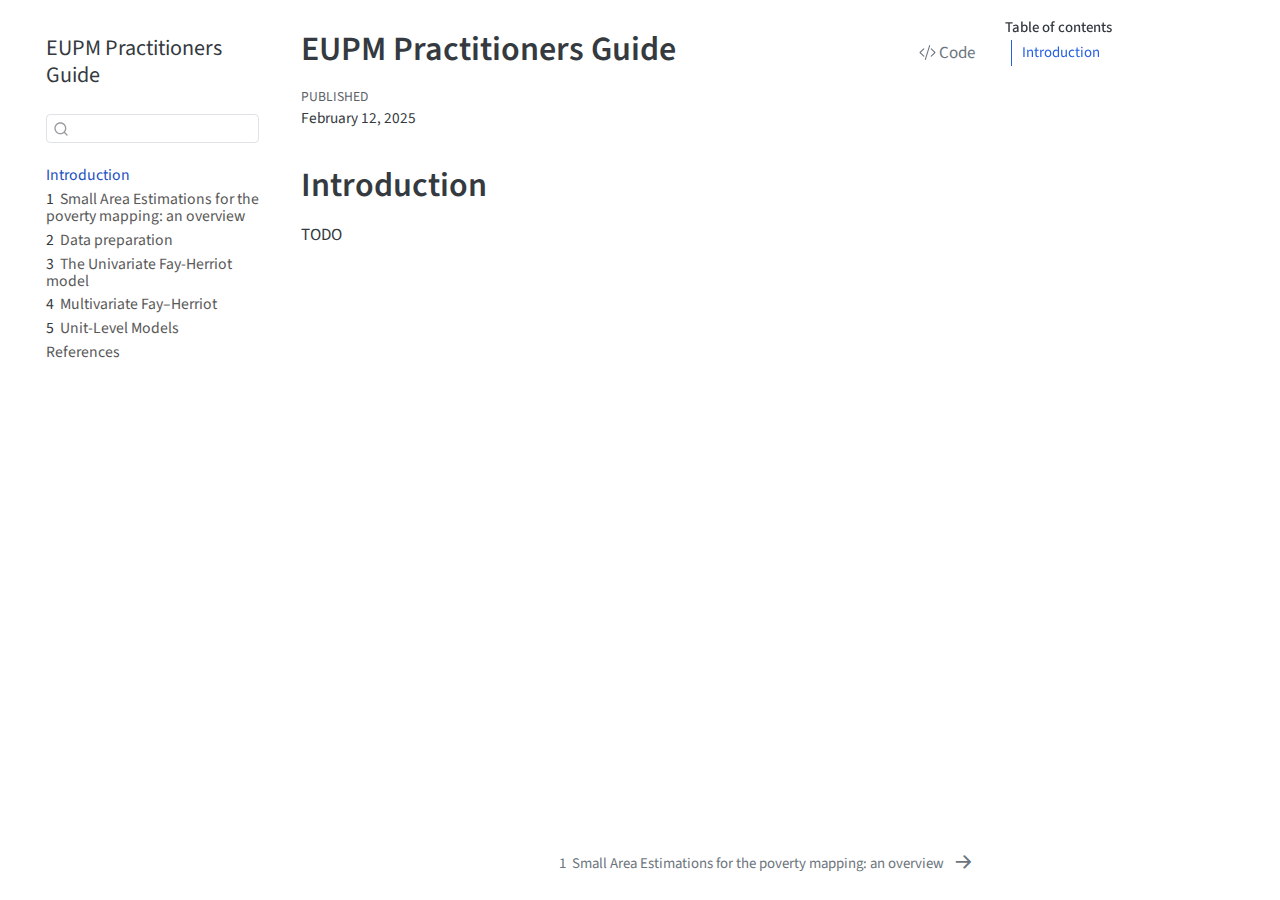
<file: index.html>
<!DOCTYPE html>
<html xmlns="http://www.w3.org/1999/xhtml" lang="en" xml:lang="en"><head>

<meta charset="utf-8">
<meta name="generator" content="quarto-1.6.42">

<meta name="viewport" content="width=device-width, initial-scale=1.0, user-scalable=yes">

<meta name="dcterms.date" content="2025-02-12">

<title>EUPM Practitioners Guide</title>
<style>
code{white-space: pre-wrap;}
span.smallcaps{font-variant: small-caps;}
div.columns{display: flex; gap: min(4vw, 1.5em);}
div.column{flex: auto; overflow-x: auto;}
div.hanging-indent{margin-left: 1.5em; text-indent: -1.5em;}
ul.task-list{list-style: none;}
ul.task-list li input[type="checkbox"] {
  width: 0.8em;
  margin: 0 0.8em 0.2em -1em; /* quarto-specific, see https://github.com/quarto-dev/quarto-cli/issues/4556 */ 
  vertical-align: middle;
}
/* CSS for syntax highlighting */
pre > code.sourceCode { white-space: pre; position: relative; }
pre > code.sourceCode > span { line-height: 1.25; }
pre > code.sourceCode > span:empty { height: 1.2em; }
.sourceCode { overflow: visible; }
code.sourceCode > span { color: inherit; text-decoration: inherit; }
div.sourceCode { margin: 1em 0; }
pre.sourceCode { margin: 0; }
@media screen {
div.sourceCode { overflow: auto; }
}
@media print {
pre > code.sourceCode { white-space: pre-wrap; }
pre > code.sourceCode > span { display: inline-block; text-indent: -5em; padding-left: 5em; }
}
pre.numberSource code
  { counter-reset: source-line 0; }
pre.numberSource code > span
  { position: relative; left: -4em; counter-increment: source-line; }
pre.numberSource code > span > a:first-child::before
  { content: counter(source-line);
    position: relative; left: -1em; text-align: right; vertical-align: baseline;
    border: none; display: inline-block;
    -webkit-touch-callout: none; -webkit-user-select: none;
    -khtml-user-select: none; -moz-user-select: none;
    -ms-user-select: none; user-select: none;
    padding: 0 4px; width: 4em;
  }
pre.numberSource { margin-left: 3em;  padding-left: 4px; }
div.sourceCode
  {   }
@media screen {
pre > code.sourceCode > span > a:first-child::before { text-decoration: underline; }
}
</style>


<script src="site_libs/quarto-nav/quarto-nav.js"></script>
<script src="site_libs/quarto-nav/headroom.min.js"></script>
<script src="site_libs/clipboard/clipboard.min.js"></script>
<script src="site_libs/quarto-search/autocomplete.umd.js"></script>
<script src="site_libs/quarto-search/fuse.min.js"></script>
<script src="site_libs/quarto-search/quarto-search.js"></script>
<meta name="quarto:offset" content="./">
<link href="./intro.html" rel="next">
<script src="site_libs/quarto-html/quarto.js"></script>
<script src="site_libs/quarto-html/popper.min.js"></script>
<script src="site_libs/quarto-html/tippy.umd.min.js"></script>
<script src="site_libs/quarto-html/anchor.min.js"></script>
<link href="site_libs/quarto-html/tippy.css" rel="stylesheet">
<link href="site_libs/quarto-html/quarto-syntax-highlighting-de84f8d6bb715db06a919283c2d1e787.css" rel="stylesheet" id="quarto-text-highlighting-styles">
<script src="site_libs/bootstrap/bootstrap.min.js"></script>
<link href="site_libs/bootstrap/bootstrap-icons.css" rel="stylesheet">
<link href="site_libs/bootstrap/bootstrap-dab9f7089602d7cfcae6e9e20dddb093.min.css" rel="stylesheet" append-hash="true" id="quarto-bootstrap" data-mode="light">
<script id="quarto-search-options" type="application/json">{
  "location": "sidebar",
  "copy-button": false,
  "collapse-after": 3,
  "panel-placement": "start",
  "type": "textbox",
  "limit": 50,
  "keyboard-shortcut": [
    "f",
    "/",
    "s"
  ],
  "show-item-context": false,
  "language": {
    "search-no-results-text": "No results",
    "search-matching-documents-text": "matching documents",
    "search-copy-link-title": "Copy link to search",
    "search-hide-matches-text": "Hide additional matches",
    "search-more-match-text": "more match in this document",
    "search-more-matches-text": "more matches in this document",
    "search-clear-button-title": "Clear",
    "search-text-placeholder": "",
    "search-detached-cancel-button-title": "Cancel",
    "search-submit-button-title": "Submit",
    "search-label": "Search"
  }
}</script>


</head>

<body class="nav-sidebar floating">

<div id="quarto-search-results"></div>
  <header id="quarto-header" class="headroom fixed-top">
  <nav class="quarto-secondary-nav">
    <div class="container-fluid d-flex">
      <button type="button" class="quarto-btn-toggle btn" data-bs-toggle="collapse" role="button" data-bs-target=".quarto-sidebar-collapse-item" aria-controls="quarto-sidebar" aria-expanded="false" aria-label="Toggle sidebar navigation" onclick="if (window.quartoToggleHeadroom) { window.quartoToggleHeadroom(); }">
        <i class="bi bi-layout-text-sidebar-reverse"></i>
      </button>
        <nav class="quarto-page-breadcrumbs" aria-label="breadcrumb"><ol class="breadcrumb"><li class="breadcrumb-item"><a href="./index.html">Introduction</a></li></ol></nav>
        <a class="flex-grow-1" role="navigation" data-bs-toggle="collapse" data-bs-target=".quarto-sidebar-collapse-item" aria-controls="quarto-sidebar" aria-expanded="false" aria-label="Toggle sidebar navigation" onclick="if (window.quartoToggleHeadroom) { window.quartoToggleHeadroom(); }">      
        </a>
      <button type="button" class="btn quarto-search-button" aria-label="Search" onclick="window.quartoOpenSearch();">
        <i class="bi bi-search"></i>
      </button>
    </div>
  </nav>
</header>
<!-- content -->
<div id="quarto-content" class="quarto-container page-columns page-rows-contents page-layout-article">
<!-- sidebar -->
  <nav id="quarto-sidebar" class="sidebar collapse collapse-horizontal quarto-sidebar-collapse-item sidebar-navigation floating overflow-auto">
    <div class="pt-lg-2 mt-2 text-left sidebar-header">
    <div class="sidebar-title mb-0 py-0">
      <a href="./">EUPM Practitioners Guide</a> 
    </div>
      </div>
        <div class="mt-2 flex-shrink-0 align-items-center">
        <div class="sidebar-search">
        <div id="quarto-search" class="" title="Search"></div>
        </div>
        </div>
    <div class="sidebar-menu-container"> 
    <ul class="list-unstyled mt-1">
        <li class="sidebar-item">
  <div class="sidebar-item-container"> 
  <a href="./index.html" class="sidebar-item-text sidebar-link active">
 <span class="menu-text">Introduction</span></a>
  </div>
</li>
        <li class="sidebar-item">
  <div class="sidebar-item-container"> 
  <a href="./intro.html" class="sidebar-item-text sidebar-link">
 <span class="menu-text"><span class="chapter-number">1</span>&nbsp; <span class="chapter-title">Small Area Estimations for the poverty mapping: an overview</span></span></a>
  </div>
</li>
        <li class="sidebar-item">
  <div class="sidebar-item-container"> 
  <a href="./data.html" class="sidebar-item-text sidebar-link">
 <span class="menu-text"><span class="chapter-number">2</span>&nbsp; <span class="chapter-title">Data preparation</span></span></a>
  </div>
</li>
        <li class="sidebar-item">
  <div class="sidebar-item-container"> 
  <a href="./fh.html" class="sidebar-item-text sidebar-link">
 <span class="menu-text"><span class="chapter-number">3</span>&nbsp; <span class="chapter-title">The Univariate Fay-Herriot model</span></span></a>
  </div>
</li>
        <li class="sidebar-item">
  <div class="sidebar-item-container"> 
  <a href="./fh_multivariate.html" class="sidebar-item-text sidebar-link">
 <span class="menu-text"><span class="chapter-number">4</span>&nbsp; <span class="chapter-title">Multivariate Fay–Herriot</span></span></a>
  </div>
</li>
        <li class="sidebar-item">
  <div class="sidebar-item-container"> 
  <a href="./ul.html" class="sidebar-item-text sidebar-link">
 <span class="menu-text"><span class="chapter-number">5</span>&nbsp; <span class="chapter-title">Unit-Level Models</span></span></a>
  </div>
</li>
        <li class="sidebar-item">
  <div class="sidebar-item-container"> 
  <a href="./references.html" class="sidebar-item-text sidebar-link">
 <span class="menu-text">References</span></a>
  </div>
</li>
    </ul>
    </div>
</nav>
<div id="quarto-sidebar-glass" class="quarto-sidebar-collapse-item" data-bs-toggle="collapse" data-bs-target=".quarto-sidebar-collapse-item"></div>
<!-- margin-sidebar -->
    <div id="quarto-margin-sidebar" class="sidebar margin-sidebar">
        <nav id="TOC" role="doc-toc" class="toc-active">
    <h2 id="toc-title">Table of contents</h2>
   
  <ul>
  <li><a href="#introduction" id="toc-introduction" class="nav-link active" data-scroll-target="#introduction">Introduction</a></li>
  </ul>
</nav>
    </div>
<!-- main -->
<main class="content" id="quarto-document-content">

<header id="title-block-header" class="quarto-title-block default">
<div class="quarto-title">
<div class="quarto-title-block"><div><h1 class="title">EUPM Practitioners Guide</h1><button type="button" class="btn code-tools-button" id="quarto-code-tools-source"><i class="bi"></i> Code</button></div></div>
</div>



<div class="quarto-title-meta">

    
    <div>
    <div class="quarto-title-meta-heading">Published</div>
    <div class="quarto-title-meta-contents">
      <p class="date">February 12, 2025</p>
    </div>
  </div>
  
    
  </div>
  


</header>


<section id="introduction" class="level1 unnumbered">
<h1 class="unnumbered">Introduction</h1>
<p>TODO</p>


<!-- -->

</section>

</main> <!-- /main -->
<script id="quarto-html-after-body" type="application/javascript">
window.document.addEventListener("DOMContentLoaded", function (event) {
  const toggleBodyColorMode = (bsSheetEl) => {
    const mode = bsSheetEl.getAttribute("data-mode");
    const bodyEl = window.document.querySelector("body");
    if (mode === "dark") {
      bodyEl.classList.add("quarto-dark");
      bodyEl.classList.remove("quarto-light");
    } else {
      bodyEl.classList.add("quarto-light");
      bodyEl.classList.remove("quarto-dark");
    }
  }
  const toggleBodyColorPrimary = () => {
    const bsSheetEl = window.document.querySelector("link#quarto-bootstrap");
    if (bsSheetEl) {
      toggleBodyColorMode(bsSheetEl);
    }
  }
  toggleBodyColorPrimary();  
  const icon = "";
  const anchorJS = new window.AnchorJS();
  anchorJS.options = {
    placement: 'right',
    icon: icon
  };
  anchorJS.add('.anchored');
  const isCodeAnnotation = (el) => {
    for (const clz of el.classList) {
      if (clz.startsWith('code-annotation-')) {                     
        return true;
      }
    }
    return false;
  }
  const onCopySuccess = function(e) {
    // button target
    const button = e.trigger;
    // don't keep focus
    button.blur();
    // flash "checked"
    button.classList.add('code-copy-button-checked');
    var currentTitle = button.getAttribute("title");
    button.setAttribute("title", "Copied!");
    let tooltip;
    if (window.bootstrap) {
      button.setAttribute("data-bs-toggle", "tooltip");
      button.setAttribute("data-bs-placement", "left");
      button.setAttribute("data-bs-title", "Copied!");
      tooltip = new bootstrap.Tooltip(button, 
        { trigger: "manual", 
          customClass: "code-copy-button-tooltip",
          offset: [0, -8]});
      tooltip.show();    
    }
    setTimeout(function() {
      if (tooltip) {
        tooltip.hide();
        button.removeAttribute("data-bs-title");
        button.removeAttribute("data-bs-toggle");
        button.removeAttribute("data-bs-placement");
      }
      button.setAttribute("title", currentTitle);
      button.classList.remove('code-copy-button-checked');
    }, 1000);
    // clear code selection
    e.clearSelection();
  }
  const getTextToCopy = function(trigger) {
      const codeEl = trigger.previousElementSibling.cloneNode(true);
      for (const childEl of codeEl.children) {
        if (isCodeAnnotation(childEl)) {
          childEl.remove();
        }
      }
      return codeEl.innerText;
  }
  const clipboard = new window.ClipboardJS('.code-copy-button:not([data-in-quarto-modal])', {
    text: getTextToCopy
  });
  clipboard.on('success', onCopySuccess);
  if (window.document.getElementById('quarto-embedded-source-code-modal')) {
    const clipboardModal = new window.ClipboardJS('.code-copy-button[data-in-quarto-modal]', {
      text: getTextToCopy,
      container: window.document.getElementById('quarto-embedded-source-code-modal')
    });
    clipboardModal.on('success', onCopySuccess);
  }
  const viewSource = window.document.getElementById('quarto-view-source') ||
                     window.document.getElementById('quarto-code-tools-source');
  if (viewSource) {
    const sourceUrl = viewSource.getAttribute("data-quarto-source-url");
    viewSource.addEventListener("click", function(e) {
      if (sourceUrl) {
        // rstudio viewer pane
        if (/\bcapabilities=\b/.test(window.location)) {
          window.open(sourceUrl);
        } else {
          window.location.href = sourceUrl;
        }
      } else {
        const modal = new bootstrap.Modal(document.getElementById('quarto-embedded-source-code-modal'));
        modal.show();
      }
      return false;
    });
  }
  function toggleCodeHandler(show) {
    return function(e) {
      const detailsSrc = window.document.querySelectorAll(".cell > details > .sourceCode");
      for (let i=0; i<detailsSrc.length; i++) {
        const details = detailsSrc[i].parentElement;
        if (show) {
          details.open = true;
        } else {
          details.removeAttribute("open");
        }
      }
      const cellCodeDivs = window.document.querySelectorAll(".cell > .sourceCode");
      const fromCls = show ? "hidden" : "unhidden";
      const toCls = show ? "unhidden" : "hidden";
      for (let i=0; i<cellCodeDivs.length; i++) {
        const codeDiv = cellCodeDivs[i];
        if (codeDiv.classList.contains(fromCls)) {
          codeDiv.classList.remove(fromCls);
          codeDiv.classList.add(toCls);
        } 
      }
      return false;
    }
  }
  const hideAllCode = window.document.getElementById("quarto-hide-all-code");
  if (hideAllCode) {
    hideAllCode.addEventListener("click", toggleCodeHandler(false));
  }
  const showAllCode = window.document.getElementById("quarto-show-all-code");
  if (showAllCode) {
    showAllCode.addEventListener("click", toggleCodeHandler(true));
  }
    var localhostRegex = new RegExp(/^(?:http|https):\/\/localhost\:?[0-9]*\//);
    var mailtoRegex = new RegExp(/^mailto:/);
      var filterRegex = new RegExp('/' + window.location.host + '/');
    var isInternal = (href) => {
        return filterRegex.test(href) || localhostRegex.test(href) || mailtoRegex.test(href);
    }
    // Inspect non-navigation links and adorn them if external
 	var links = window.document.querySelectorAll('a[href]:not(.nav-link):not(.navbar-brand):not(.toc-action):not(.sidebar-link):not(.sidebar-item-toggle):not(.pagination-link):not(.no-external):not([aria-hidden]):not(.dropdown-item):not(.quarto-navigation-tool):not(.about-link)');
    for (var i=0; i<links.length; i++) {
      const link = links[i];
      if (!isInternal(link.href)) {
        // undo the damage that might have been done by quarto-nav.js in the case of
        // links that we want to consider external
        if (link.dataset.originalHref !== undefined) {
          link.href = link.dataset.originalHref;
        }
      }
    }
  function tippyHover(el, contentFn, onTriggerFn, onUntriggerFn) {
    const config = {
      allowHTML: true,
      maxWidth: 500,
      delay: 100,
      arrow: false,
      appendTo: function(el) {
          return el.parentElement;
      },
      interactive: true,
      interactiveBorder: 10,
      theme: 'quarto',
      placement: 'bottom-start',
    };
    if (contentFn) {
      config.content = contentFn;
    }
    if (onTriggerFn) {
      config.onTrigger = onTriggerFn;
    }
    if (onUntriggerFn) {
      config.onUntrigger = onUntriggerFn;
    }
    window.tippy(el, config); 
  }
  const noterefs = window.document.querySelectorAll('a[role="doc-noteref"]');
  for (var i=0; i<noterefs.length; i++) {
    const ref = noterefs[i];
    tippyHover(ref, function() {
      // use id or data attribute instead here
      let href = ref.getAttribute('data-footnote-href') || ref.getAttribute('href');
      try { href = new URL(href).hash; } catch {}
      const id = href.replace(/^#\/?/, "");
      const note = window.document.getElementById(id);
      if (note) {
        return note.innerHTML;
      } else {
        return "";
      }
    });
  }
  const xrefs = window.document.querySelectorAll('a.quarto-xref');
  const processXRef = (id, note) => {
    // Strip column container classes
    const stripColumnClz = (el) => {
      el.classList.remove("page-full", "page-columns");
      if (el.children) {
        for (const child of el.children) {
          stripColumnClz(child);
        }
      }
    }
    stripColumnClz(note)
    if (id === null || id.startsWith('sec-')) {
      // Special case sections, only their first couple elements
      const container = document.createElement("div");
      if (note.children && note.children.length > 2) {
        container.appendChild(note.children[0].cloneNode(true));
        for (let i = 1; i < note.children.length; i++) {
          const child = note.children[i];
          if (child.tagName === "P" && child.innerText === "") {
            continue;
          } else {
            container.appendChild(child.cloneNode(true));
            break;
          }
        }
        if (window.Quarto?.typesetMath) {
          window.Quarto.typesetMath(container);
        }
        return container.innerHTML
      } else {
        if (window.Quarto?.typesetMath) {
          window.Quarto.typesetMath(note);
        }
        return note.innerHTML;
      }
    } else {
      // Remove any anchor links if they are present
      const anchorLink = note.querySelector('a.anchorjs-link');
      if (anchorLink) {
        anchorLink.remove();
      }
      if (window.Quarto?.typesetMath) {
        window.Quarto.typesetMath(note);
      }
      if (note.classList.contains("callout")) {
        return note.outerHTML;
      } else {
        return note.innerHTML;
      }
    }
  }
  for (var i=0; i<xrefs.length; i++) {
    const xref = xrefs[i];
    tippyHover(xref, undefined, function(instance) {
      instance.disable();
      let url = xref.getAttribute('href');
      let hash = undefined; 
      if (url.startsWith('#')) {
        hash = url;
      } else {
        try { hash = new URL(url).hash; } catch {}
      }
      if (hash) {
        const id = hash.replace(/^#\/?/, "");
        const note = window.document.getElementById(id);
        if (note !== null) {
          try {
            const html = processXRef(id, note.cloneNode(true));
            instance.setContent(html);
          } finally {
            instance.enable();
            instance.show();
          }
        } else {
          // See if we can fetch this
          fetch(url.split('#')[0])
          .then(res => res.text())
          .then(html => {
            const parser = new DOMParser();
            const htmlDoc = parser.parseFromString(html, "text/html");
            const note = htmlDoc.getElementById(id);
            if (note !== null) {
              const html = processXRef(id, note);
              instance.setContent(html);
            } 
          }).finally(() => {
            instance.enable();
            instance.show();
          });
        }
      } else {
        // See if we can fetch a full url (with no hash to target)
        // This is a special case and we should probably do some content thinning / targeting
        fetch(url)
        .then(res => res.text())
        .then(html => {
          const parser = new DOMParser();
          const htmlDoc = parser.parseFromString(html, "text/html");
          const note = htmlDoc.querySelector('main.content');
          if (note !== null) {
            // This should only happen for chapter cross references
            // (since there is no id in the URL)
            // remove the first header
            if (note.children.length > 0 && note.children[0].tagName === "HEADER") {
              note.children[0].remove();
            }
            const html = processXRef(null, note);
            instance.setContent(html);
          } 
        }).finally(() => {
          instance.enable();
          instance.show();
        });
      }
    }, function(instance) {
    });
  }
      let selectedAnnoteEl;
      const selectorForAnnotation = ( cell, annotation) => {
        let cellAttr = 'data-code-cell="' + cell + '"';
        let lineAttr = 'data-code-annotation="' +  annotation + '"';
        const selector = 'span[' + cellAttr + '][' + lineAttr + ']';
        return selector;
      }
      const selectCodeLines = (annoteEl) => {
        const doc = window.document;
        const targetCell = annoteEl.getAttribute("data-target-cell");
        const targetAnnotation = annoteEl.getAttribute("data-target-annotation");
        const annoteSpan = window.document.querySelector(selectorForAnnotation(targetCell, targetAnnotation));
        const lines = annoteSpan.getAttribute("data-code-lines").split(",");
        const lineIds = lines.map((line) => {
          return targetCell + "-" + line;
        })
        let top = null;
        let height = null;
        let parent = null;
        if (lineIds.length > 0) {
            //compute the position of the single el (top and bottom and make a div)
            const el = window.document.getElementById(lineIds[0]);
            top = el.offsetTop;
            height = el.offsetHeight;
            parent = el.parentElement.parentElement;
          if (lineIds.length > 1) {
            const lastEl = window.document.getElementById(lineIds[lineIds.length - 1]);
            const bottom = lastEl.offsetTop + lastEl.offsetHeight;
            height = bottom - top;
          }
          if (top !== null && height !== null && parent !== null) {
            // cook up a div (if necessary) and position it 
            let div = window.document.getElementById("code-annotation-line-highlight");
            if (div === null) {
              div = window.document.createElement("div");
              div.setAttribute("id", "code-annotation-line-highlight");
              div.style.position = 'absolute';
              parent.appendChild(div);
            }
            div.style.top = top - 2 + "px";
            div.style.height = height + 4 + "px";
            div.style.left = 0;
            let gutterDiv = window.document.getElementById("code-annotation-line-highlight-gutter");
            if (gutterDiv === null) {
              gutterDiv = window.document.createElement("div");
              gutterDiv.setAttribute("id", "code-annotation-line-highlight-gutter");
              gutterDiv.style.position = 'absolute';
              const codeCell = window.document.getElementById(targetCell);
              const gutter = codeCell.querySelector('.code-annotation-gutter');
              gutter.appendChild(gutterDiv);
            }
            gutterDiv.style.top = top - 2 + "px";
            gutterDiv.style.height = height + 4 + "px";
          }
          selectedAnnoteEl = annoteEl;
        }
      };
      const unselectCodeLines = () => {
        const elementsIds = ["code-annotation-line-highlight", "code-annotation-line-highlight-gutter"];
        elementsIds.forEach((elId) => {
          const div = window.document.getElementById(elId);
          if (div) {
            div.remove();
          }
        });
        selectedAnnoteEl = undefined;
      };
        // Handle positioning of the toggle
    window.addEventListener(
      "resize",
      throttle(() => {
        elRect = undefined;
        if (selectedAnnoteEl) {
          selectCodeLines(selectedAnnoteEl);
        }
      }, 10)
    );
    function throttle(fn, ms) {
    let throttle = false;
    let timer;
      return (...args) => {
        if(!throttle) { // first call gets through
            fn.apply(this, args);
            throttle = true;
        } else { // all the others get throttled
            if(timer) clearTimeout(timer); // cancel #2
            timer = setTimeout(() => {
              fn.apply(this, args);
              timer = throttle = false;
            }, ms);
        }
      };
    }
      // Attach click handler to the DT
      const annoteDls = window.document.querySelectorAll('dt[data-target-cell]');
      for (const annoteDlNode of annoteDls) {
        annoteDlNode.addEventListener('click', (event) => {
          const clickedEl = event.target;
          if (clickedEl !== selectedAnnoteEl) {
            unselectCodeLines();
            const activeEl = window.document.querySelector('dt[data-target-cell].code-annotation-active');
            if (activeEl) {
              activeEl.classList.remove('code-annotation-active');
            }
            selectCodeLines(clickedEl);
            clickedEl.classList.add('code-annotation-active');
          } else {
            // Unselect the line
            unselectCodeLines();
            clickedEl.classList.remove('code-annotation-active');
          }
        });
      }
  const findCites = (el) => {
    const parentEl = el.parentElement;
    if (parentEl) {
      const cites = parentEl.dataset.cites;
      if (cites) {
        return {
          el,
          cites: cites.split(' ')
        };
      } else {
        return findCites(el.parentElement)
      }
    } else {
      return undefined;
    }
  };
  var bibliorefs = window.document.querySelectorAll('a[role="doc-biblioref"]');
  for (var i=0; i<bibliorefs.length; i++) {
    const ref = bibliorefs[i];
    const citeInfo = findCites(ref);
    if (citeInfo) {
      tippyHover(citeInfo.el, function() {
        var popup = window.document.createElement('div');
        citeInfo.cites.forEach(function(cite) {
          var citeDiv = window.document.createElement('div');
          citeDiv.classList.add('hanging-indent');
          citeDiv.classList.add('csl-entry');
          var biblioDiv = window.document.getElementById('ref-' + cite);
          if (biblioDiv) {
            citeDiv.innerHTML = biblioDiv.innerHTML;
          }
          popup.appendChild(citeDiv);
        });
        return popup.innerHTML;
      });
    }
  }
});
</script>
<nav class="page-navigation">
  <div class="nav-page nav-page-previous">
  </div>
  <div class="nav-page nav-page-next">
      <a href="./intro.html" class="pagination-link" aria-label="Small Area Estimations for the poverty mapping: an overview">
        <span class="nav-page-text"><span class="chapter-number">1</span>&nbsp; <span class="chapter-title">Small Area Estimations for the poverty mapping: an overview</span></span> <i class="bi bi-arrow-right-short"></i>
      </a>
  </div>
</nav><div class="modal fade" id="quarto-embedded-source-code-modal" tabindex="-1" aria-labelledby="quarto-embedded-source-code-modal-label" aria-hidden="true"><div class="modal-dialog modal-dialog-scrollable"><div class="modal-content"><div class="modal-header"><h5 class="modal-title" id="quarto-embedded-source-code-modal-label">Source Code</h5><button class="btn-close" data-bs-dismiss="modal"></button></div><div class="modal-body"><div class="">
<div class="sourceCode" id="cb1" data-shortcodes="false"><pre class="sourceCode markdown code-with-copy"><code class="sourceCode markdown"><span id="cb1-1"><a href="#cb1-1" aria-hidden="true" tabindex="-1"></a><span class="fu"># Introduction  {.unnumbered}</span></span>
<span id="cb1-2"><a href="#cb1-2" aria-hidden="true" tabindex="-1"></a></span>
<span id="cb1-3"><a href="#cb1-3" aria-hidden="true" tabindex="-1"></a>TODO</span></code><button title="Copy to Clipboard" class="code-copy-button" data-in-quarto-modal=""><i class="bi"></i></button></pre></div>
</div></div></div></div></div>
</div> <!-- /content -->




</body></html>
</file>
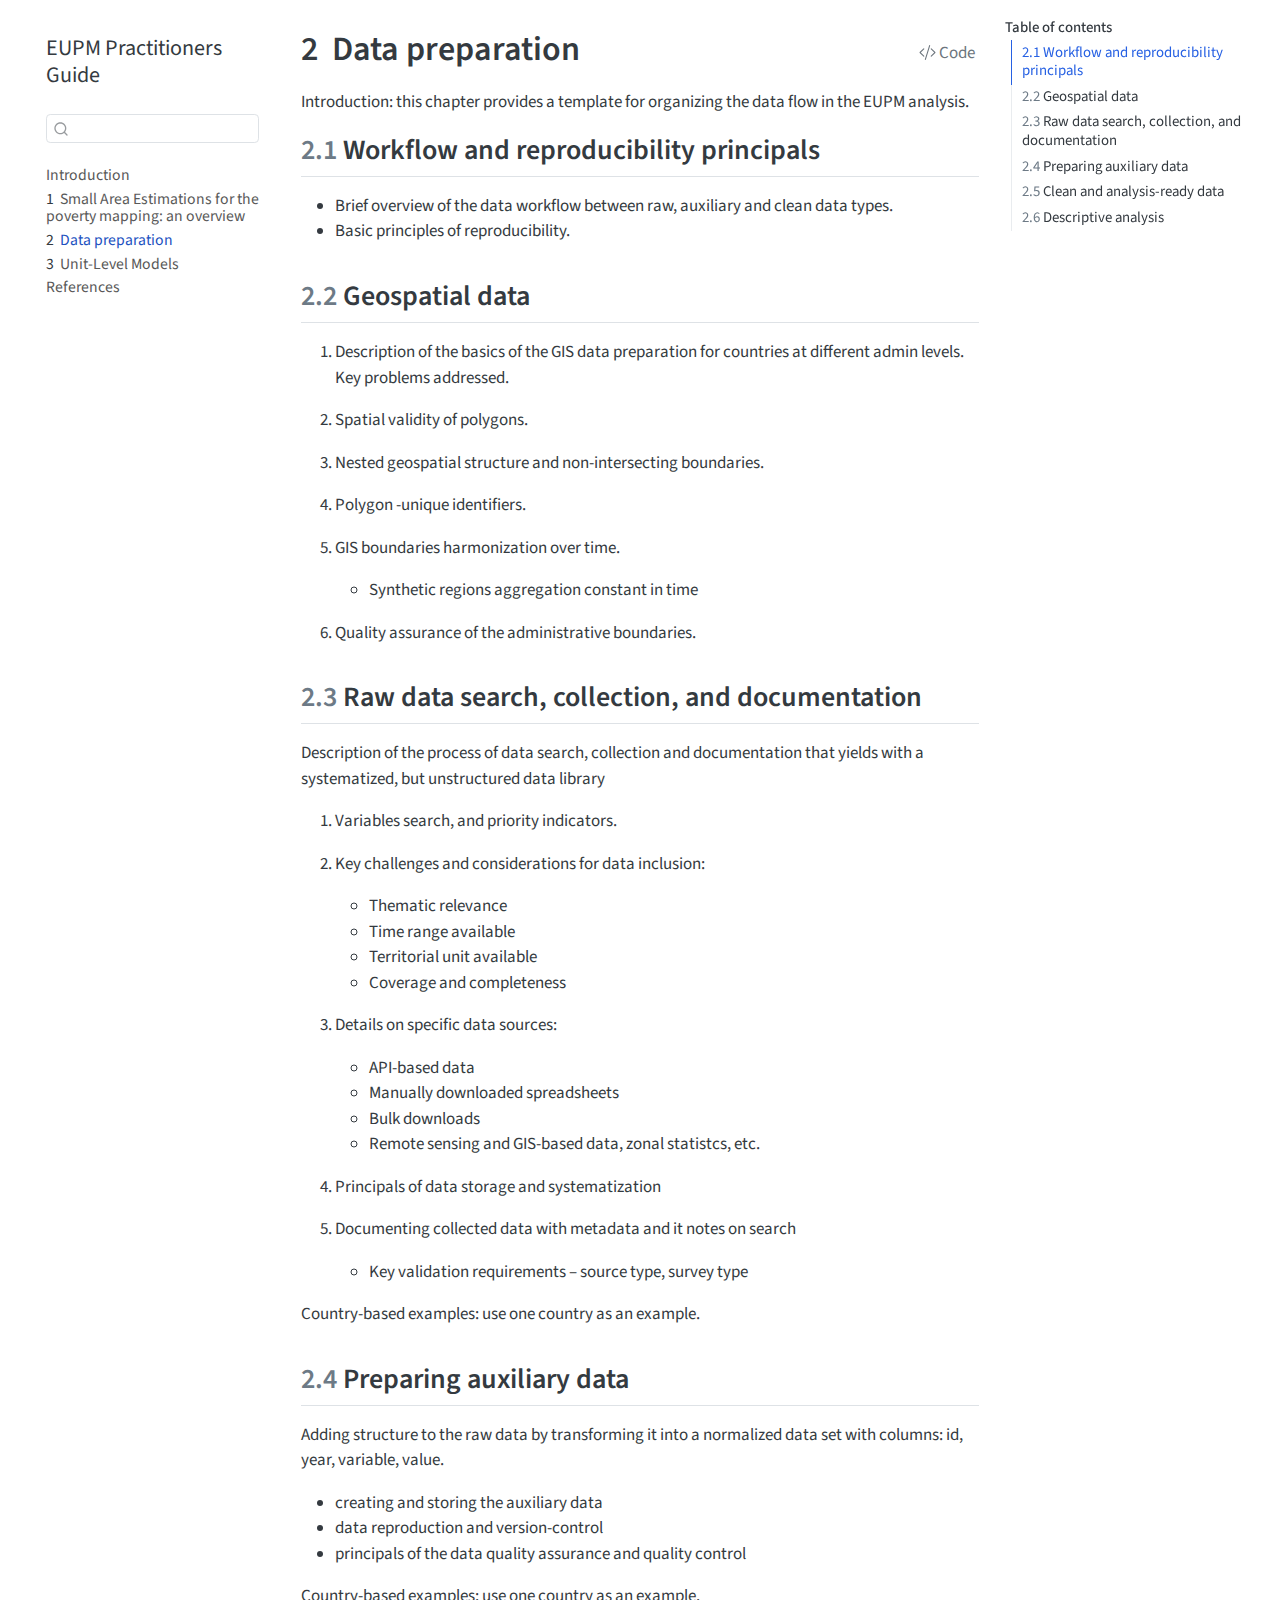
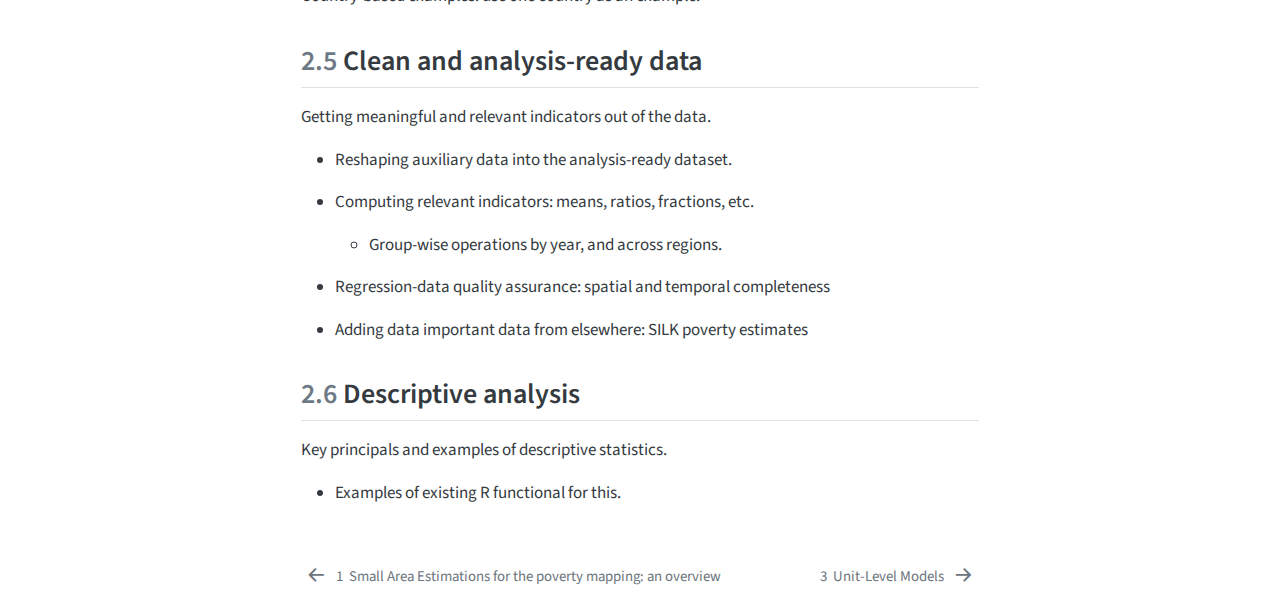
<file: data.html>
<!DOCTYPE html>
<html xmlns="http://www.w3.org/1999/xhtml" lang="en" xml:lang="en"><head>

<meta charset="utf-8">
<meta name="generator" content="quarto-1.6.42">

<meta name="viewport" content="width=device-width, initial-scale=1.0, user-scalable=yes">


<title>2&nbsp; Data preparation – EUPM Practitioners Guide</title>
<style>
code{white-space: pre-wrap;}
span.smallcaps{font-variant: small-caps;}
div.columns{display: flex; gap: min(4vw, 1.5em);}
div.column{flex: auto; overflow-x: auto;}
div.hanging-indent{margin-left: 1.5em; text-indent: -1.5em;}
ul.task-list{list-style: none;}
ul.task-list li input[type="checkbox"] {
  width: 0.8em;
  margin: 0 0.8em 0.2em -1em; /* quarto-specific, see https://github.com/quarto-dev/quarto-cli/issues/4556 */ 
  vertical-align: middle;
}
/* CSS for syntax highlighting */
pre > code.sourceCode { white-space: pre; position: relative; }
pre > code.sourceCode > span { line-height: 1.25; }
pre > code.sourceCode > span:empty { height: 1.2em; }
.sourceCode { overflow: visible; }
code.sourceCode > span { color: inherit; text-decoration: inherit; }
div.sourceCode { margin: 1em 0; }
pre.sourceCode { margin: 0; }
@media screen {
div.sourceCode { overflow: auto; }
}
@media print {
pre > code.sourceCode { white-space: pre-wrap; }
pre > code.sourceCode > span { display: inline-block; text-indent: -5em; padding-left: 5em; }
}
pre.numberSource code
  { counter-reset: source-line 0; }
pre.numberSource code > span
  { position: relative; left: -4em; counter-increment: source-line; }
pre.numberSource code > span > a:first-child::before
  { content: counter(source-line);
    position: relative; left: -1em; text-align: right; vertical-align: baseline;
    border: none; display: inline-block;
    -webkit-touch-callout: none; -webkit-user-select: none;
    -khtml-user-select: none; -moz-user-select: none;
    -ms-user-select: none; user-select: none;
    padding: 0 4px; width: 4em;
  }
pre.numberSource { margin-left: 3em;  padding-left: 4px; }
div.sourceCode
  {   }
@media screen {
pre > code.sourceCode > span > a:first-child::before { text-decoration: underline; }
}
</style>


<script src="site_libs/quarto-nav/quarto-nav.js"></script>
<script src="site_libs/quarto-nav/headroom.min.js"></script>
<script src="site_libs/clipboard/clipboard.min.js"></script>
<script src="site_libs/quarto-search/autocomplete.umd.js"></script>
<script src="site_libs/quarto-search/fuse.min.js"></script>
<script src="site_libs/quarto-search/quarto-search.js"></script>
<meta name="quarto:offset" content="./">
<link href="./ul.html" rel="next">
<link href="./intro.html" rel="prev">
<script src="site_libs/quarto-html/quarto.js"></script>
<script src="site_libs/quarto-html/popper.min.js"></script>
<script src="site_libs/quarto-html/tippy.umd.min.js"></script>
<script src="site_libs/quarto-html/anchor.min.js"></script>
<link href="site_libs/quarto-html/tippy.css" rel="stylesheet">
<link href="site_libs/quarto-html/quarto-syntax-highlighting-de84f8d6bb715db06a919283c2d1e787.css" rel="stylesheet" id="quarto-text-highlighting-styles">
<script src="site_libs/bootstrap/bootstrap.min.js"></script>
<link href="site_libs/bootstrap/bootstrap-icons.css" rel="stylesheet">
<link href="site_libs/bootstrap/bootstrap-dab9f7089602d7cfcae6e9e20dddb093.min.css" rel="stylesheet" append-hash="true" id="quarto-bootstrap" data-mode="light">
<script id="quarto-search-options" type="application/json">{
  "location": "sidebar",
  "copy-button": false,
  "collapse-after": 3,
  "panel-placement": "start",
  "type": "textbox",
  "limit": 50,
  "keyboard-shortcut": [
    "f",
    "/",
    "s"
  ],
  "show-item-context": false,
  "language": {
    "search-no-results-text": "No results",
    "search-matching-documents-text": "matching documents",
    "search-copy-link-title": "Copy link to search",
    "search-hide-matches-text": "Hide additional matches",
    "search-more-match-text": "more match in this document",
    "search-more-matches-text": "more matches in this document",
    "search-clear-button-title": "Clear",
    "search-text-placeholder": "",
    "search-detached-cancel-button-title": "Cancel",
    "search-submit-button-title": "Submit",
    "search-label": "Search"
  }
}</script>


</head>

<body class="nav-sidebar floating">

<div id="quarto-search-results"></div>
  <header id="quarto-header" class="headroom fixed-top">
  <nav class="quarto-secondary-nav">
    <div class="container-fluid d-flex">
      <button type="button" class="quarto-btn-toggle btn" data-bs-toggle="collapse" role="button" data-bs-target=".quarto-sidebar-collapse-item" aria-controls="quarto-sidebar" aria-expanded="false" aria-label="Toggle sidebar navigation" onclick="if (window.quartoToggleHeadroom) { window.quartoToggleHeadroom(); }">
        <i class="bi bi-layout-text-sidebar-reverse"></i>
      </button>
        <nav class="quarto-page-breadcrumbs" aria-label="breadcrumb"><ol class="breadcrumb"><li class="breadcrumb-item"><a href="./data.html"><span class="chapter-number">2</span>&nbsp; <span class="chapter-title">Data preparation</span></a></li></ol></nav>
        <a class="flex-grow-1" role="navigation" data-bs-toggle="collapse" data-bs-target=".quarto-sidebar-collapse-item" aria-controls="quarto-sidebar" aria-expanded="false" aria-label="Toggle sidebar navigation" onclick="if (window.quartoToggleHeadroom) { window.quartoToggleHeadroom(); }">      
        </a>
      <button type="button" class="btn quarto-search-button" aria-label="Search" onclick="window.quartoOpenSearch();">
        <i class="bi bi-search"></i>
      </button>
    </div>
  </nav>
</header>
<!-- content -->
<div id="quarto-content" class="quarto-container page-columns page-rows-contents page-layout-article">
<!-- sidebar -->
  <nav id="quarto-sidebar" class="sidebar collapse collapse-horizontal quarto-sidebar-collapse-item sidebar-navigation floating overflow-auto">
    <div class="pt-lg-2 mt-2 text-left sidebar-header">
    <div class="sidebar-title mb-0 py-0">
      <a href="./">EUPM Practitioners Guide</a> 
    </div>
      </div>
        <div class="mt-2 flex-shrink-0 align-items-center">
        <div class="sidebar-search">
        <div id="quarto-search" class="" title="Search"></div>
        </div>
        </div>
    <div class="sidebar-menu-container"> 
    <ul class="list-unstyled mt-1">
        <li class="sidebar-item">
  <div class="sidebar-item-container"> 
  <a href="./index.html" class="sidebar-item-text sidebar-link">
 <span class="menu-text">Introduction</span></a>
  </div>
</li>
        <li class="sidebar-item">
  <div class="sidebar-item-container"> 
  <a href="./intro.html" class="sidebar-item-text sidebar-link">
 <span class="menu-text"><span class="chapter-number">1</span>&nbsp; <span class="chapter-title">Small Area Estimations for the poverty mapping: an overview</span></span></a>
  </div>
</li>
        <li class="sidebar-item">
  <div class="sidebar-item-container"> 
  <a href="./data.html" class="sidebar-item-text sidebar-link active">
 <span class="menu-text"><span class="chapter-number">2</span>&nbsp; <span class="chapter-title">Data preparation</span></span></a>
  </div>
</li>
        <li class="sidebar-item">
  <div class="sidebar-item-container"> 
  <a href="./ul.html" class="sidebar-item-text sidebar-link">
 <span class="menu-text"><span class="chapter-number">3</span>&nbsp; <span class="chapter-title">Unit-Level Models</span></span></a>
  </div>
</li>
        <li class="sidebar-item">
  <div class="sidebar-item-container"> 
  <a href="./references.html" class="sidebar-item-text sidebar-link">
 <span class="menu-text">References</span></a>
  </div>
</li>
    </ul>
    </div>
</nav>
<div id="quarto-sidebar-glass" class="quarto-sidebar-collapse-item" data-bs-toggle="collapse" data-bs-target=".quarto-sidebar-collapse-item"></div>
<!-- margin-sidebar -->
    <div id="quarto-margin-sidebar" class="sidebar margin-sidebar">
        <nav id="TOC" role="doc-toc" class="toc-active">
    <h2 id="toc-title">Table of contents</h2>
   
  <ul>
  <li><a href="#workflow-and-reproducibility-principals" id="toc-workflow-and-reproducibility-principals" class="nav-link active" data-scroll-target="#workflow-and-reproducibility-principals"><span class="header-section-number">2.1</span> Workflow and reproducibility principals</a></li>
  <li><a href="#geospatial-data" id="toc-geospatial-data" class="nav-link" data-scroll-target="#geospatial-data"><span class="header-section-number">2.2</span> Geospatial data</a></li>
  <li><a href="#raw-data-search-collection-and-documentation" id="toc-raw-data-search-collection-and-documentation" class="nav-link" data-scroll-target="#raw-data-search-collection-and-documentation"><span class="header-section-number">2.3</span> Raw data search, collection, and documentation</a></li>
  <li><a href="#preparing-auxiliary-data" id="toc-preparing-auxiliary-data" class="nav-link" data-scroll-target="#preparing-auxiliary-data"><span class="header-section-number">2.4</span> Preparing auxiliary data</a></li>
  <li><a href="#clean-and-analysis-ready-data" id="toc-clean-and-analysis-ready-data" class="nav-link" data-scroll-target="#clean-and-analysis-ready-data"><span class="header-section-number">2.5</span> Clean and analysis-ready data</a></li>
  <li><a href="#descriptive-analysis" id="toc-descriptive-analysis" class="nav-link" data-scroll-target="#descriptive-analysis"><span class="header-section-number">2.6</span> Descriptive analysis</a></li>
  </ul>
</nav>
    </div>
<!-- main -->
<main class="content" id="quarto-document-content">

<header id="title-block-header" class="quarto-title-block default">
<div class="quarto-title">
<div class="quarto-title-block"><div><h1 class="title"><span class="chapter-number">2</span>&nbsp; <span class="chapter-title">Data preparation</span></h1><button type="button" class="btn code-tools-button" id="quarto-code-tools-source"><i class="bi"></i> Code</button></div></div>
</div>



<div class="quarto-title-meta">

    
  
    
  </div>
  


</header>


<p>Introduction: this chapter provides a template for organizing the data flow in the EUPM analysis.</p>
<section id="workflow-and-reproducibility-principals" class="level2" data-number="2.1">
<h2 data-number="2.1" class="anchored" data-anchor-id="workflow-and-reproducibility-principals"><span class="header-section-number">2.1</span> Workflow and reproducibility principals</h2>
<ul>
<li>Brief overview of the data workflow between raw, auxiliary and clean data types.</li>
<li>Basic principles of reproducibility.</li>
</ul>
</section>
<section id="geospatial-data" class="level2" data-number="2.2">
<h2 data-number="2.2" class="anchored" data-anchor-id="geospatial-data"><span class="header-section-number">2.2</span> Geospatial data</h2>
<ol type="1">
<li><p>Description of the basics of the GIS data preparation for countries at different admin levels. Key problems addressed.</p></li>
<li><p>Spatial validity of polygons.</p></li>
<li><p>Nested geospatial structure and non-intersecting boundaries.</p></li>
<li><p>Polygon -unique identifiers.</p></li>
<li><p>GIS boundaries harmonization over time.</p>
<ul>
<li>Synthetic regions aggregation constant in time</li>
</ul></li>
<li><p>Quality assurance of the administrative boundaries.</p></li>
</ol>
</section>
<section id="raw-data-search-collection-and-documentation" class="level2" data-number="2.3">
<h2 data-number="2.3" class="anchored" data-anchor-id="raw-data-search-collection-and-documentation"><span class="header-section-number">2.3</span> Raw data search, collection, and documentation</h2>
<p>Description of the process of data search, collection and documentation that yields with a systematized, but unstructured data library</p>
<ol type="1">
<li><p>Variables search, and priority indicators.</p></li>
<li><p>Key challenges and considerations for data inclusion:</p>
<ul>
<li>Thematic relevance</li>
<li>Time range available</li>
<li>Territorial unit available</li>
<li>Coverage and completeness</li>
</ul></li>
<li><p>Details on specific data sources:</p>
<ul>
<li>API-based data</li>
<li>Manually downloaded spreadsheets</li>
<li>Bulk downloads</li>
<li>Remote sensing and GIS-based data, zonal statistcs, etc.</li>
</ul></li>
<li><p>Principals of data storage and systematization</p></li>
<li><p>Documenting collected data with metadata and it notes on search</p>
<ul>
<li>Key validation requirements – source type, survey type</li>
</ul></li>
</ol>
<p>Country-based examples: use one country as an example.</p>
</section>
<section id="preparing-auxiliary-data" class="level2" data-number="2.4">
<h2 data-number="2.4" class="anchored" data-anchor-id="preparing-auxiliary-data"><span class="header-section-number">2.4</span> Preparing auxiliary data</h2>
<p>Adding structure to the raw data by transforming it into a normalized data set with columns: id, year, variable, value.</p>
<ul>
<li>creating and storing the auxiliary data</li>
<li>data reproduction and version-control</li>
<li>principals of the data quality assurance and quality control</li>
</ul>
<p>Country-based examples: use one country as an example.</p>
</section>
<section id="clean-and-analysis-ready-data" class="level2" data-number="2.5">
<h2 data-number="2.5" class="anchored" data-anchor-id="clean-and-analysis-ready-data"><span class="header-section-number">2.5</span> Clean and analysis-ready data</h2>
<p>Getting meaningful and relevant indicators out of the data.</p>
<ul>
<li><p>Reshaping auxiliary data into the analysis-ready dataset.</p></li>
<li><p>Computing relevant indicators: means, ratios, fractions, etc.</p>
<ul>
<li>Group-wise operations by year, and across regions.</li>
</ul></li>
<li><p>Regression-data quality assurance: spatial and temporal completeness</p></li>
<li><p>Adding data important data from elsewhere: SILK poverty estimates</p></li>
</ul>
</section>
<section id="descriptive-analysis" class="level2" data-number="2.6">
<h2 data-number="2.6" class="anchored" data-anchor-id="descriptive-analysis"><span class="header-section-number">2.6</span> Descriptive analysis</h2>
<p>Key principals and examples of descriptive statistics.</p>
<ul>
<li>Examples of existing R functional for this.</li>
</ul>


<!-- -->

</section>

</main> <!-- /main -->
<script id="quarto-html-after-body" type="application/javascript">
window.document.addEventListener("DOMContentLoaded", function (event) {
  const toggleBodyColorMode = (bsSheetEl) => {
    const mode = bsSheetEl.getAttribute("data-mode");
    const bodyEl = window.document.querySelector("body");
    if (mode === "dark") {
      bodyEl.classList.add("quarto-dark");
      bodyEl.classList.remove("quarto-light");
    } else {
      bodyEl.classList.add("quarto-light");
      bodyEl.classList.remove("quarto-dark");
    }
  }
  const toggleBodyColorPrimary = () => {
    const bsSheetEl = window.document.querySelector("link#quarto-bootstrap");
    if (bsSheetEl) {
      toggleBodyColorMode(bsSheetEl);
    }
  }
  toggleBodyColorPrimary();  
  const icon = "";
  const anchorJS = new window.AnchorJS();
  anchorJS.options = {
    placement: 'right',
    icon: icon
  };
  anchorJS.add('.anchored');
  const isCodeAnnotation = (el) => {
    for (const clz of el.classList) {
      if (clz.startsWith('code-annotation-')) {                     
        return true;
      }
    }
    return false;
  }
  const onCopySuccess = function(e) {
    // button target
    const button = e.trigger;
    // don't keep focus
    button.blur();
    // flash "checked"
    button.classList.add('code-copy-button-checked');
    var currentTitle = button.getAttribute("title");
    button.setAttribute("title", "Copied!");
    let tooltip;
    if (window.bootstrap) {
      button.setAttribute("data-bs-toggle", "tooltip");
      button.setAttribute("data-bs-placement", "left");
      button.setAttribute("data-bs-title", "Copied!");
      tooltip = new bootstrap.Tooltip(button, 
        { trigger: "manual", 
          customClass: "code-copy-button-tooltip",
          offset: [0, -8]});
      tooltip.show();    
    }
    setTimeout(function() {
      if (tooltip) {
        tooltip.hide();
        button.removeAttribute("data-bs-title");
        button.removeAttribute("data-bs-toggle");
        button.removeAttribute("data-bs-placement");
      }
      button.setAttribute("title", currentTitle);
      button.classList.remove('code-copy-button-checked');
    }, 1000);
    // clear code selection
    e.clearSelection();
  }
  const getTextToCopy = function(trigger) {
      const codeEl = trigger.previousElementSibling.cloneNode(true);
      for (const childEl of codeEl.children) {
        if (isCodeAnnotation(childEl)) {
          childEl.remove();
        }
      }
      return codeEl.innerText;
  }
  const clipboard = new window.ClipboardJS('.code-copy-button:not([data-in-quarto-modal])', {
    text: getTextToCopy
  });
  clipboard.on('success', onCopySuccess);
  if (window.document.getElementById('quarto-embedded-source-code-modal')) {
    const clipboardModal = new window.ClipboardJS('.code-copy-button[data-in-quarto-modal]', {
      text: getTextToCopy,
      container: window.document.getElementById('quarto-embedded-source-code-modal')
    });
    clipboardModal.on('success', onCopySuccess);
  }
  const viewSource = window.document.getElementById('quarto-view-source') ||
                     window.document.getElementById('quarto-code-tools-source');
  if (viewSource) {
    const sourceUrl = viewSource.getAttribute("data-quarto-source-url");
    viewSource.addEventListener("click", function(e) {
      if (sourceUrl) {
        // rstudio viewer pane
        if (/\bcapabilities=\b/.test(window.location)) {
          window.open(sourceUrl);
        } else {
          window.location.href = sourceUrl;
        }
      } else {
        const modal = new bootstrap.Modal(document.getElementById('quarto-embedded-source-code-modal'));
        modal.show();
      }
      return false;
    });
  }
  function toggleCodeHandler(show) {
    return function(e) {
      const detailsSrc = window.document.querySelectorAll(".cell > details > .sourceCode");
      for (let i=0; i<detailsSrc.length; i++) {
        const details = detailsSrc[i].parentElement;
        if (show) {
          details.open = true;
        } else {
          details.removeAttribute("open");
        }
      }
      const cellCodeDivs = window.document.querySelectorAll(".cell > .sourceCode");
      const fromCls = show ? "hidden" : "unhidden";
      const toCls = show ? "unhidden" : "hidden";
      for (let i=0; i<cellCodeDivs.length; i++) {
        const codeDiv = cellCodeDivs[i];
        if (codeDiv.classList.contains(fromCls)) {
          codeDiv.classList.remove(fromCls);
          codeDiv.classList.add(toCls);
        } 
      }
      return false;
    }
  }
  const hideAllCode = window.document.getElementById("quarto-hide-all-code");
  if (hideAllCode) {
    hideAllCode.addEventListener("click", toggleCodeHandler(false));
  }
  const showAllCode = window.document.getElementById("quarto-show-all-code");
  if (showAllCode) {
    showAllCode.addEventListener("click", toggleCodeHandler(true));
  }
    var localhostRegex = new RegExp(/^(?:http|https):\/\/localhost\:?[0-9]*\//);
    var mailtoRegex = new RegExp(/^mailto:/);
      var filterRegex = new RegExp('/' + window.location.host + '/');
    var isInternal = (href) => {
        return filterRegex.test(href) || localhostRegex.test(href) || mailtoRegex.test(href);
    }
    // Inspect non-navigation links and adorn them if external
 	var links = window.document.querySelectorAll('a[href]:not(.nav-link):not(.navbar-brand):not(.toc-action):not(.sidebar-link):not(.sidebar-item-toggle):not(.pagination-link):not(.no-external):not([aria-hidden]):not(.dropdown-item):not(.quarto-navigation-tool):not(.about-link)');
    for (var i=0; i<links.length; i++) {
      const link = links[i];
      if (!isInternal(link.href)) {
        // undo the damage that might have been done by quarto-nav.js in the case of
        // links that we want to consider external
        if (link.dataset.originalHref !== undefined) {
          link.href = link.dataset.originalHref;
        }
      }
    }
  function tippyHover(el, contentFn, onTriggerFn, onUntriggerFn) {
    const config = {
      allowHTML: true,
      maxWidth: 500,
      delay: 100,
      arrow: false,
      appendTo: function(el) {
          return el.parentElement;
      },
      interactive: true,
      interactiveBorder: 10,
      theme: 'quarto',
      placement: 'bottom-start',
    };
    if (contentFn) {
      config.content = contentFn;
    }
    if (onTriggerFn) {
      config.onTrigger = onTriggerFn;
    }
    if (onUntriggerFn) {
      config.onUntrigger = onUntriggerFn;
    }
    window.tippy(el, config); 
  }
  const noterefs = window.document.querySelectorAll('a[role="doc-noteref"]');
  for (var i=0; i<noterefs.length; i++) {
    const ref = noterefs[i];
    tippyHover(ref, function() {
      // use id or data attribute instead here
      let href = ref.getAttribute('data-footnote-href') || ref.getAttribute('href');
      try { href = new URL(href).hash; } catch {}
      const id = href.replace(/^#\/?/, "");
      const note = window.document.getElementById(id);
      if (note) {
        return note.innerHTML;
      } else {
        return "";
      }
    });
  }
  const xrefs = window.document.querySelectorAll('a.quarto-xref');
  const processXRef = (id, note) => {
    // Strip column container classes
    const stripColumnClz = (el) => {
      el.classList.remove("page-full", "page-columns");
      if (el.children) {
        for (const child of el.children) {
          stripColumnClz(child);
        }
      }
    }
    stripColumnClz(note)
    if (id === null || id.startsWith('sec-')) {
      // Special case sections, only their first couple elements
      const container = document.createElement("div");
      if (note.children && note.children.length > 2) {
        container.appendChild(note.children[0].cloneNode(true));
        for (let i = 1; i < note.children.length; i++) {
          const child = note.children[i];
          if (child.tagName === "P" && child.innerText === "") {
            continue;
          } else {
            container.appendChild(child.cloneNode(true));
            break;
          }
        }
        if (window.Quarto?.typesetMath) {
          window.Quarto.typesetMath(container);
        }
        return container.innerHTML
      } else {
        if (window.Quarto?.typesetMath) {
          window.Quarto.typesetMath(note);
        }
        return note.innerHTML;
      }
    } else {
      // Remove any anchor links if they are present
      const anchorLink = note.querySelector('a.anchorjs-link');
      if (anchorLink) {
        anchorLink.remove();
      }
      if (window.Quarto?.typesetMath) {
        window.Quarto.typesetMath(note);
      }
      if (note.classList.contains("callout")) {
        return note.outerHTML;
      } else {
        return note.innerHTML;
      }
    }
  }
  for (var i=0; i<xrefs.length; i++) {
    const xref = xrefs[i];
    tippyHover(xref, undefined, function(instance) {
      instance.disable();
      let url = xref.getAttribute('href');
      let hash = undefined; 
      if (url.startsWith('#')) {
        hash = url;
      } else {
        try { hash = new URL(url).hash; } catch {}
      }
      if (hash) {
        const id = hash.replace(/^#\/?/, "");
        const note = window.document.getElementById(id);
        if (note !== null) {
          try {
            const html = processXRef(id, note.cloneNode(true));
            instance.setContent(html);
          } finally {
            instance.enable();
            instance.show();
          }
        } else {
          // See if we can fetch this
          fetch(url.split('#')[0])
          .then(res => res.text())
          .then(html => {
            const parser = new DOMParser();
            const htmlDoc = parser.parseFromString(html, "text/html");
            const note = htmlDoc.getElementById(id);
            if (note !== null) {
              const html = processXRef(id, note);
              instance.setContent(html);
            } 
          }).finally(() => {
            instance.enable();
            instance.show();
          });
        }
      } else {
        // See if we can fetch a full url (with no hash to target)
        // This is a special case and we should probably do some content thinning / targeting
        fetch(url)
        .then(res => res.text())
        .then(html => {
          const parser = new DOMParser();
          const htmlDoc = parser.parseFromString(html, "text/html");
          const note = htmlDoc.querySelector('main.content');
          if (note !== null) {
            // This should only happen for chapter cross references
            // (since there is no id in the URL)
            // remove the first header
            if (note.children.length > 0 && note.children[0].tagName === "HEADER") {
              note.children[0].remove();
            }
            const html = processXRef(null, note);
            instance.setContent(html);
          } 
        }).finally(() => {
          instance.enable();
          instance.show();
        });
      }
    }, function(instance) {
    });
  }
      let selectedAnnoteEl;
      const selectorForAnnotation = ( cell, annotation) => {
        let cellAttr = 'data-code-cell="' + cell + '"';
        let lineAttr = 'data-code-annotation="' +  annotation + '"';
        const selector = 'span[' + cellAttr + '][' + lineAttr + ']';
        return selector;
      }
      const selectCodeLines = (annoteEl) => {
        const doc = window.document;
        const targetCell = annoteEl.getAttribute("data-target-cell");
        const targetAnnotation = annoteEl.getAttribute("data-target-annotation");
        const annoteSpan = window.document.querySelector(selectorForAnnotation(targetCell, targetAnnotation));
        const lines = annoteSpan.getAttribute("data-code-lines").split(",");
        const lineIds = lines.map((line) => {
          return targetCell + "-" + line;
        })
        let top = null;
        let height = null;
        let parent = null;
        if (lineIds.length > 0) {
            //compute the position of the single el (top and bottom and make a div)
            const el = window.document.getElementById(lineIds[0]);
            top = el.offsetTop;
            height = el.offsetHeight;
            parent = el.parentElement.parentElement;
          if (lineIds.length > 1) {
            const lastEl = window.document.getElementById(lineIds[lineIds.length - 1]);
            const bottom = lastEl.offsetTop + lastEl.offsetHeight;
            height = bottom - top;
          }
          if (top !== null && height !== null && parent !== null) {
            // cook up a div (if necessary) and position it 
            let div = window.document.getElementById("code-annotation-line-highlight");
            if (div === null) {
              div = window.document.createElement("div");
              div.setAttribute("id", "code-annotation-line-highlight");
              div.style.position = 'absolute';
              parent.appendChild(div);
            }
            div.style.top = top - 2 + "px";
            div.style.height = height + 4 + "px";
            div.style.left = 0;
            let gutterDiv = window.document.getElementById("code-annotation-line-highlight-gutter");
            if (gutterDiv === null) {
              gutterDiv = window.document.createElement("div");
              gutterDiv.setAttribute("id", "code-annotation-line-highlight-gutter");
              gutterDiv.style.position = 'absolute';
              const codeCell = window.document.getElementById(targetCell);
              const gutter = codeCell.querySelector('.code-annotation-gutter');
              gutter.appendChild(gutterDiv);
            }
            gutterDiv.style.top = top - 2 + "px";
            gutterDiv.style.height = height + 4 + "px";
          }
          selectedAnnoteEl = annoteEl;
        }
      };
      const unselectCodeLines = () => {
        const elementsIds = ["code-annotation-line-highlight", "code-annotation-line-highlight-gutter"];
        elementsIds.forEach((elId) => {
          const div = window.document.getElementById(elId);
          if (div) {
            div.remove();
          }
        });
        selectedAnnoteEl = undefined;
      };
        // Handle positioning of the toggle
    window.addEventListener(
      "resize",
      throttle(() => {
        elRect = undefined;
        if (selectedAnnoteEl) {
          selectCodeLines(selectedAnnoteEl);
        }
      }, 10)
    );
    function throttle(fn, ms) {
    let throttle = false;
    let timer;
      return (...args) => {
        if(!throttle) { // first call gets through
            fn.apply(this, args);
            throttle = true;
        } else { // all the others get throttled
            if(timer) clearTimeout(timer); // cancel #2
            timer = setTimeout(() => {
              fn.apply(this, args);
              timer = throttle = false;
            }, ms);
        }
      };
    }
      // Attach click handler to the DT
      const annoteDls = window.document.querySelectorAll('dt[data-target-cell]');
      for (const annoteDlNode of annoteDls) {
        annoteDlNode.addEventListener('click', (event) => {
          const clickedEl = event.target;
          if (clickedEl !== selectedAnnoteEl) {
            unselectCodeLines();
            const activeEl = window.document.querySelector('dt[data-target-cell].code-annotation-active');
            if (activeEl) {
              activeEl.classList.remove('code-annotation-active');
            }
            selectCodeLines(clickedEl);
            clickedEl.classList.add('code-annotation-active');
          } else {
            // Unselect the line
            unselectCodeLines();
            clickedEl.classList.remove('code-annotation-active');
          }
        });
      }
  const findCites = (el) => {
    const parentEl = el.parentElement;
    if (parentEl) {
      const cites = parentEl.dataset.cites;
      if (cites) {
        return {
          el,
          cites: cites.split(' ')
        };
      } else {
        return findCites(el.parentElement)
      }
    } else {
      return undefined;
    }
  };
  var bibliorefs = window.document.querySelectorAll('a[role="doc-biblioref"]');
  for (var i=0; i<bibliorefs.length; i++) {
    const ref = bibliorefs[i];
    const citeInfo = findCites(ref);
    if (citeInfo) {
      tippyHover(citeInfo.el, function() {
        var popup = window.document.createElement('div');
        citeInfo.cites.forEach(function(cite) {
          var citeDiv = window.document.createElement('div');
          citeDiv.classList.add('hanging-indent');
          citeDiv.classList.add('csl-entry');
          var biblioDiv = window.document.getElementById('ref-' + cite);
          if (biblioDiv) {
            citeDiv.innerHTML = biblioDiv.innerHTML;
          }
          popup.appendChild(citeDiv);
        });
        return popup.innerHTML;
      });
    }
  }
});
</script>
<nav class="page-navigation">
  <div class="nav-page nav-page-previous">
      <a href="./intro.html" class="pagination-link" aria-label="Small Area Estimations for the poverty mapping: an overview">
        <i class="bi bi-arrow-left-short"></i> <span class="nav-page-text"><span class="chapter-number">1</span>&nbsp; <span class="chapter-title">Small Area Estimations for the poverty mapping: an overview</span></span>
      </a>          
  </div>
  <div class="nav-page nav-page-next">
      <a href="./ul.html" class="pagination-link" aria-label="Unit-Level Models">
        <span class="nav-page-text"><span class="chapter-number">3</span>&nbsp; <span class="chapter-title">Unit-Level Models</span></span> <i class="bi bi-arrow-right-short"></i>
      </a>
  </div>
</nav><div class="modal fade" id="quarto-embedded-source-code-modal" tabindex="-1" aria-labelledby="quarto-embedded-source-code-modal-label" aria-hidden="true"><div class="modal-dialog modal-dialog-scrollable"><div class="modal-content"><div class="modal-header"><h5 class="modal-title" id="quarto-embedded-source-code-modal-label">Source Code</h5><button class="btn-close" data-bs-dismiss="modal"></button></div><div class="modal-body"><div class="">
<div class="sourceCode" id="cb1" data-shortcodes="false"><pre class="sourceCode markdown code-with-copy"><code class="sourceCode markdown"><span id="cb1-1"><a href="#cb1-1" aria-hidden="true" tabindex="-1"></a><span class="fu"># Data preparation</span></span>
<span id="cb1-2"><a href="#cb1-2" aria-hidden="true" tabindex="-1"></a></span>
<span id="cb1-3"><a href="#cb1-3" aria-hidden="true" tabindex="-1"></a>Introduction: this chapter provides a template for organizing the data flow in the EUPM analysis.</span>
<span id="cb1-4"><a href="#cb1-4" aria-hidden="true" tabindex="-1"></a></span>
<span id="cb1-5"><a href="#cb1-5" aria-hidden="true" tabindex="-1"></a><span class="fu">## Workflow and reproducibility principals</span></span>
<span id="cb1-6"><a href="#cb1-6" aria-hidden="true" tabindex="-1"></a></span>
<span id="cb1-7"><a href="#cb1-7" aria-hidden="true" tabindex="-1"></a><span class="ss">*   </span>Brief overview of the data workflow between raw, auxiliary and clean data types.</span>
<span id="cb1-8"><a href="#cb1-8" aria-hidden="true" tabindex="-1"></a><span class="ss">*   </span>Basic principles of reproducibility.</span>
<span id="cb1-9"><a href="#cb1-9" aria-hidden="true" tabindex="-1"></a></span>
<span id="cb1-10"><a href="#cb1-10" aria-hidden="true" tabindex="-1"></a><span class="fu">## Geospatial data</span></span>
<span id="cb1-11"><a href="#cb1-11" aria-hidden="true" tabindex="-1"></a></span>
<span id="cb1-12"><a href="#cb1-12" aria-hidden="true" tabindex="-1"></a><span class="ss">1.  </span>Description of the basics of the GIS data preparation for countries at different admin levels. Key problems addressed.</span>
<span id="cb1-13"><a href="#cb1-13" aria-hidden="true" tabindex="-1"></a></span>
<span id="cb1-14"><a href="#cb1-14" aria-hidden="true" tabindex="-1"></a><span class="ss">1.  </span>Spatial validity of polygons.</span>
<span id="cb1-15"><a href="#cb1-15" aria-hidden="true" tabindex="-1"></a><span class="ss">2.  </span>Nested geospatial structure and non-intersecting boundaries.</span>
<span id="cb1-16"><a href="#cb1-16" aria-hidden="true" tabindex="-1"></a><span class="ss">3.  </span>Polygon -unique identifiers.</span>
<span id="cb1-17"><a href="#cb1-17" aria-hidden="true" tabindex="-1"></a><span class="ss">4.  </span>GIS boundaries harmonization over time.</span>
<span id="cb1-18"><a href="#cb1-18" aria-hidden="true" tabindex="-1"></a></span>
<span id="cb1-19"><a href="#cb1-19" aria-hidden="true" tabindex="-1"></a><span class="ss">    *   </span>Synthetic regions aggregation constant in time</span>
<span id="cb1-20"><a href="#cb1-20" aria-hidden="true" tabindex="-1"></a>    </span>
<span id="cb1-21"><a href="#cb1-21" aria-hidden="true" tabindex="-1"></a><span class="ss">5.  </span>Quality assurance of the administrative boundaries.</span>
<span id="cb1-22"><a href="#cb1-22" aria-hidden="true" tabindex="-1"></a></span>
<span id="cb1-23"><a href="#cb1-23" aria-hidden="true" tabindex="-1"></a><span class="fu">## Raw data search, collection, and documentation </span></span>
<span id="cb1-24"><a href="#cb1-24" aria-hidden="true" tabindex="-1"></a></span>
<span id="cb1-25"><a href="#cb1-25" aria-hidden="true" tabindex="-1"></a>Description of the process of data search, collection and documentation that yields with a systematized, but unstructured data library </span>
<span id="cb1-26"><a href="#cb1-26" aria-hidden="true" tabindex="-1"></a></span>
<span id="cb1-27"><a href="#cb1-27" aria-hidden="true" tabindex="-1"></a><span class="ss">1.  </span>Variables search, and priority indicators.</span>
<span id="cb1-28"><a href="#cb1-28" aria-hidden="true" tabindex="-1"></a><span class="ss">2.  </span>Key challenges and considerations for data inclusion:</span>
<span id="cb1-29"><a href="#cb1-29" aria-hidden="true" tabindex="-1"></a></span>
<span id="cb1-30"><a href="#cb1-30" aria-hidden="true" tabindex="-1"></a><span class="ss">    *   </span>Thematic relevance</span>
<span id="cb1-31"><a href="#cb1-31" aria-hidden="true" tabindex="-1"></a><span class="ss">    *   </span>Time range available</span>
<span id="cb1-32"><a href="#cb1-32" aria-hidden="true" tabindex="-1"></a><span class="ss">    *   </span>Territorial unit available</span>
<span id="cb1-33"><a href="#cb1-33" aria-hidden="true" tabindex="-1"></a><span class="ss">    *   </span>Coverage and completeness</span>
<span id="cb1-34"><a href="#cb1-34" aria-hidden="true" tabindex="-1"></a></span>
<span id="cb1-35"><a href="#cb1-35" aria-hidden="true" tabindex="-1"></a><span class="ss">3.  </span>Details on specific data sources:</span>
<span id="cb1-36"><a href="#cb1-36" aria-hidden="true" tabindex="-1"></a></span>
<span id="cb1-37"><a href="#cb1-37" aria-hidden="true" tabindex="-1"></a><span class="ss">    *   </span>API-based data</span>
<span id="cb1-38"><a href="#cb1-38" aria-hidden="true" tabindex="-1"></a><span class="ss">    *   </span>Manually downloaded spreadsheets </span>
<span id="cb1-39"><a href="#cb1-39" aria-hidden="true" tabindex="-1"></a><span class="ss">    *   </span>Bulk downloads</span>
<span id="cb1-40"><a href="#cb1-40" aria-hidden="true" tabindex="-1"></a><span class="ss">    *   </span>Remote sensing and GIS-based data, zonal statistcs, etc.</span>
<span id="cb1-41"><a href="#cb1-41" aria-hidden="true" tabindex="-1"></a></span>
<span id="cb1-42"><a href="#cb1-42" aria-hidden="true" tabindex="-1"></a><span class="ss">4.  </span>Principals of data storage and systematization </span>
<span id="cb1-43"><a href="#cb1-43" aria-hidden="true" tabindex="-1"></a><span class="ss">5.  </span>Documenting collected data with metadata and it notes on search</span>
<span id="cb1-44"><a href="#cb1-44" aria-hidden="true" tabindex="-1"></a></span>
<span id="cb1-45"><a href="#cb1-45" aria-hidden="true" tabindex="-1"></a><span class="ss">    *   </span>Key validation requirements – source type, survey type</span>
<span id="cb1-46"><a href="#cb1-46" aria-hidden="true" tabindex="-1"></a>    </span>
<span id="cb1-47"><a href="#cb1-47" aria-hidden="true" tabindex="-1"></a>Country-based examples: use one country as an example. </span>
<span id="cb1-48"><a href="#cb1-48" aria-hidden="true" tabindex="-1"></a></span>
<span id="cb1-49"><a href="#cb1-49" aria-hidden="true" tabindex="-1"></a><span class="fu">## Preparing auxiliary data</span></span>
<span id="cb1-50"><a href="#cb1-50" aria-hidden="true" tabindex="-1"></a></span>
<span id="cb1-51"><a href="#cb1-51" aria-hidden="true" tabindex="-1"></a>Adding structure to the raw data by transforming it into a normalized data set with columns: id, year, variable, value.</span>
<span id="cb1-52"><a href="#cb1-52" aria-hidden="true" tabindex="-1"></a></span>
<span id="cb1-53"><a href="#cb1-53" aria-hidden="true" tabindex="-1"></a><span class="ss">*   </span>creating and storing the auxiliary data </span>
<span id="cb1-54"><a href="#cb1-54" aria-hidden="true" tabindex="-1"></a><span class="ss">*   </span>data reproduction and version-control </span>
<span id="cb1-55"><a href="#cb1-55" aria-hidden="true" tabindex="-1"></a><span class="ss">*   </span>principals of the data quality assurance and quality control</span>
<span id="cb1-56"><a href="#cb1-56" aria-hidden="true" tabindex="-1"></a></span>
<span id="cb1-57"><a href="#cb1-57" aria-hidden="true" tabindex="-1"></a>Country-based examples: use one country as an example. </span>
<span id="cb1-58"><a href="#cb1-58" aria-hidden="true" tabindex="-1"></a></span>
<span id="cb1-59"><a href="#cb1-59" aria-hidden="true" tabindex="-1"></a><span class="fu">##  Clean and analysis-ready data</span></span>
<span id="cb1-60"><a href="#cb1-60" aria-hidden="true" tabindex="-1"></a></span>
<span id="cb1-61"><a href="#cb1-61" aria-hidden="true" tabindex="-1"></a>Getting meaningful and relevant indicators out of the data. </span>
<span id="cb1-62"><a href="#cb1-62" aria-hidden="true" tabindex="-1"></a></span>
<span id="cb1-63"><a href="#cb1-63" aria-hidden="true" tabindex="-1"></a><span class="ss">*   </span>Reshaping auxiliary data into the analysis-ready dataset.</span>
<span id="cb1-64"><a href="#cb1-64" aria-hidden="true" tabindex="-1"></a><span class="ss">*   </span>Computing relevant indicators: means, ratios, fractions, etc.</span>
<span id="cb1-65"><a href="#cb1-65" aria-hidden="true" tabindex="-1"></a></span>
<span id="cb1-66"><a href="#cb1-66" aria-hidden="true" tabindex="-1"></a><span class="ss">    *   </span>Group-wise operations by year, and across regions. </span>
<span id="cb1-67"><a href="#cb1-67" aria-hidden="true" tabindex="-1"></a>    </span>
<span id="cb1-68"><a href="#cb1-68" aria-hidden="true" tabindex="-1"></a><span class="ss">*   </span>Regression-data quality assurance: spatial and temporal completeness </span>
<span id="cb1-69"><a href="#cb1-69" aria-hidden="true" tabindex="-1"></a><span class="ss">*   </span>Adding data important data from elsewhere: SILK poverty estimates</span>
<span id="cb1-70"><a href="#cb1-70" aria-hidden="true" tabindex="-1"></a></span>
<span id="cb1-71"><a href="#cb1-71" aria-hidden="true" tabindex="-1"></a><span class="fu">## Descriptive analysis</span></span>
<span id="cb1-72"><a href="#cb1-72" aria-hidden="true" tabindex="-1"></a></span>
<span id="cb1-73"><a href="#cb1-73" aria-hidden="true" tabindex="-1"></a>Key principals and examples of descriptive statistics.</span>
<span id="cb1-74"><a href="#cb1-74" aria-hidden="true" tabindex="-1"></a></span>
<span id="cb1-75"><a href="#cb1-75" aria-hidden="true" tabindex="-1"></a><span class="ss">*   </span>Examples of existing R functional for this.</span>
<span id="cb1-76"><a href="#cb1-76" aria-hidden="true" tabindex="-1"></a></span>
<span id="cb1-77"><a href="#cb1-77" aria-hidden="true" tabindex="-1"></a></span>
<span id="cb1-78"><a href="#cb1-78" aria-hidden="true" tabindex="-1"></a></span>
<span id="cb1-79"><a href="#cb1-79" aria-hidden="true" tabindex="-1"></a></span></code><button title="Copy to Clipboard" class="code-copy-button" data-in-quarto-modal=""><i class="bi"></i></button></pre></div>
</div></div></div></div></div>
</div> <!-- /content -->




</body></html>
</file>
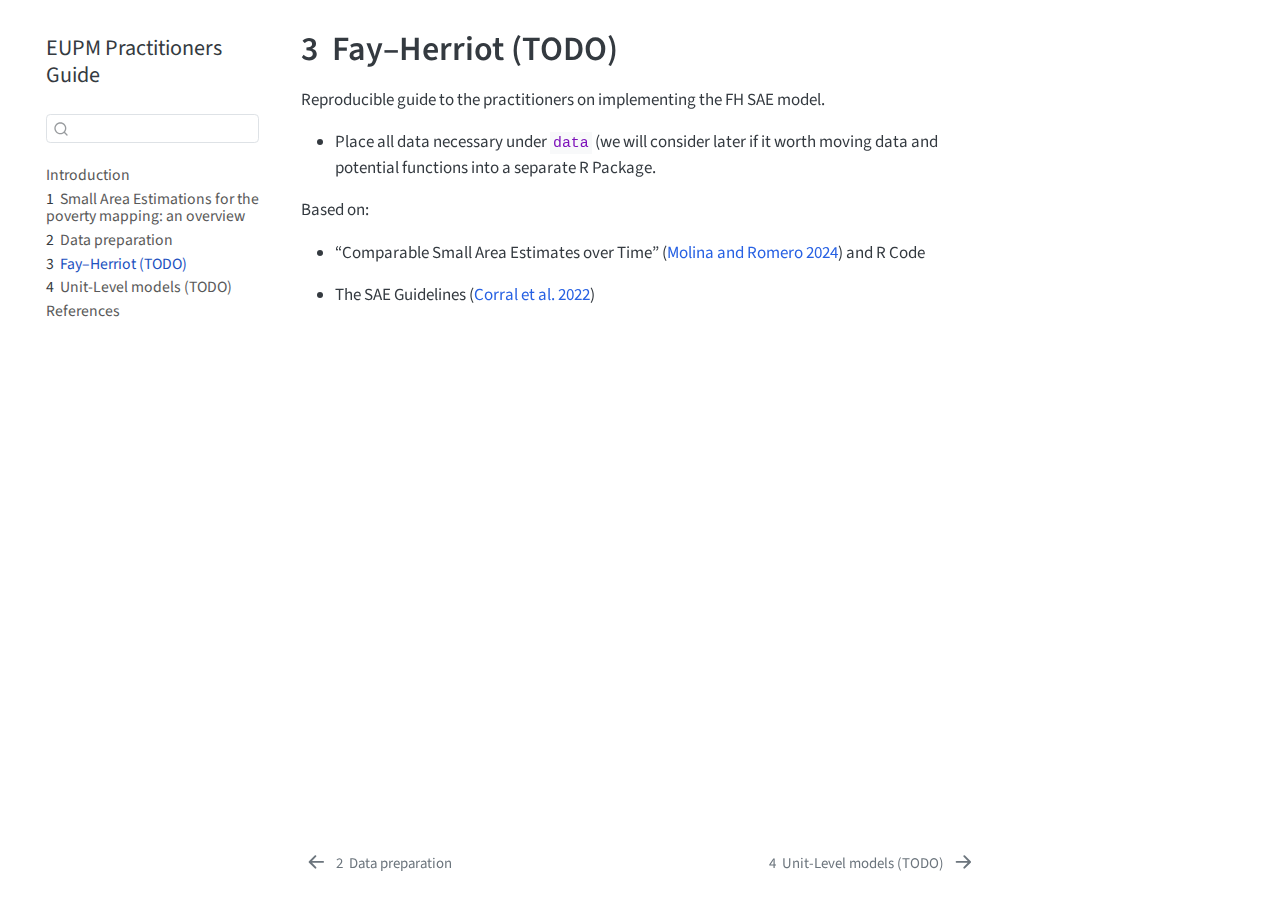
<file: fh.html>
<!DOCTYPE html>
<html xmlns="http://www.w3.org/1999/xhtml" lang="en" xml:lang="en"><head>

<meta charset="utf-8">
<meta name="generator" content="quarto-1.6.32">

<meta name="viewport" content="width=device-width, initial-scale=1.0, user-scalable=yes">


<title>3&nbsp; Fay–Herriot (TODO) – EUPM Practitioners Guide</title>
<style>
code{white-space: pre-wrap;}
span.smallcaps{font-variant: small-caps;}
div.columns{display: flex; gap: min(4vw, 1.5em);}
div.column{flex: auto; overflow-x: auto;}
div.hanging-indent{margin-left: 1.5em; text-indent: -1.5em;}
ul.task-list{list-style: none;}
ul.task-list li input[type="checkbox"] {
  width: 0.8em;
  margin: 0 0.8em 0.2em -1em; /* quarto-specific, see https://github.com/quarto-dev/quarto-cli/issues/4556 */ 
  vertical-align: middle;
}
/* CSS for citations */
div.csl-bib-body { }
div.csl-entry {
  clear: both;
  margin-bottom: 0em;
}
.hanging-indent div.csl-entry {
  margin-left:2em;
  text-indent:-2em;
}
div.csl-left-margin {
  min-width:2em;
  float:left;
}
div.csl-right-inline {
  margin-left:2em;
  padding-left:1em;
}
div.csl-indent {
  margin-left: 2em;
}</style>


<script src="site_libs/quarto-nav/quarto-nav.js"></script>
<script src="site_libs/quarto-nav/headroom.min.js"></script>
<script src="site_libs/clipboard/clipboard.min.js"></script>
<script src="site_libs/quarto-search/autocomplete.umd.js"></script>
<script src="site_libs/quarto-search/fuse.min.js"></script>
<script src="site_libs/quarto-search/quarto-search.js"></script>
<meta name="quarto:offset" content="./">
<link href="./ul.html" rel="next">
<link href="./data.html" rel="prev">
<script src="site_libs/quarto-html/quarto.js"></script>
<script src="site_libs/quarto-html/popper.min.js"></script>
<script src="site_libs/quarto-html/tippy.umd.min.js"></script>
<script src="site_libs/quarto-html/anchor.min.js"></script>
<link href="site_libs/quarto-html/tippy.css" rel="stylesheet">
<link href="site_libs/quarto-html/quarto-syntax-highlighting-2486e1f0a3ee9ee1fc393803a1361cdb.css" rel="stylesheet" id="quarto-text-highlighting-styles">
<script src="site_libs/bootstrap/bootstrap.min.js"></script>
<link href="site_libs/bootstrap/bootstrap-icons.css" rel="stylesheet">
<link href="site_libs/bootstrap/bootstrap-f90a1b115807ea56b20e50efb3bb25e2.min.css" rel="stylesheet" append-hash="true" id="quarto-bootstrap" data-mode="light">
<script id="quarto-search-options" type="application/json">{
  "location": "sidebar",
  "copy-button": false,
  "collapse-after": 3,
  "panel-placement": "start",
  "type": "textbox",
  "limit": 50,
  "keyboard-shortcut": [
    "f",
    "/",
    "s"
  ],
  "show-item-context": false,
  "language": {
    "search-no-results-text": "No results",
    "search-matching-documents-text": "matching documents",
    "search-copy-link-title": "Copy link to search",
    "search-hide-matches-text": "Hide additional matches",
    "search-more-match-text": "more match in this document",
    "search-more-matches-text": "more matches in this document",
    "search-clear-button-title": "Clear",
    "search-text-placeholder": "",
    "search-detached-cancel-button-title": "Cancel",
    "search-submit-button-title": "Submit",
    "search-label": "Search"
  }
}</script>


</head>

<body class="nav-sidebar floating">

<div id="quarto-search-results"></div>
  <header id="quarto-header" class="headroom fixed-top">
  <nav class="quarto-secondary-nav">
    <div class="container-fluid d-flex">
      <button type="button" class="quarto-btn-toggle btn" data-bs-toggle="collapse" role="button" data-bs-target=".quarto-sidebar-collapse-item" aria-controls="quarto-sidebar" aria-expanded="false" aria-label="Toggle sidebar navigation" onclick="if (window.quartoToggleHeadroom) { window.quartoToggleHeadroom(); }">
        <i class="bi bi-layout-text-sidebar-reverse"></i>
      </button>
        <nav class="quarto-page-breadcrumbs" aria-label="breadcrumb"><ol class="breadcrumb"><li class="breadcrumb-item"><a href="./fh.html"><span class="chapter-number">3</span>&nbsp; <span class="chapter-title">Fay–Herriot (TODO)</span></a></li></ol></nav>
        <a class="flex-grow-1" role="navigation" data-bs-toggle="collapse" data-bs-target=".quarto-sidebar-collapse-item" aria-controls="quarto-sidebar" aria-expanded="false" aria-label="Toggle sidebar navigation" onclick="if (window.quartoToggleHeadroom) { window.quartoToggleHeadroom(); }">      
        </a>
      <button type="button" class="btn quarto-search-button" aria-label="Search" onclick="window.quartoOpenSearch();">
        <i class="bi bi-search"></i>
      </button>
    </div>
  </nav>
</header>
<!-- content -->
<div id="quarto-content" class="quarto-container page-columns page-rows-contents page-layout-article">
<!-- sidebar -->
  <nav id="quarto-sidebar" class="sidebar collapse collapse-horizontal quarto-sidebar-collapse-item sidebar-navigation floating overflow-auto">
    <div class="pt-lg-2 mt-2 text-left sidebar-header">
    <div class="sidebar-title mb-0 py-0">
      <a href="./">EUPM Practitioners Guide</a> 
    </div>
      </div>
        <div class="mt-2 flex-shrink-0 align-items-center">
        <div class="sidebar-search">
        <div id="quarto-search" class="" title="Search"></div>
        </div>
        </div>
    <div class="sidebar-menu-container"> 
    <ul class="list-unstyled mt-1">
        <li class="sidebar-item">
  <div class="sidebar-item-container"> 
  <a href="./index.html" class="sidebar-item-text sidebar-link">
 <span class="menu-text">Introduction</span></a>
  </div>
</li>
        <li class="sidebar-item">
  <div class="sidebar-item-container"> 
  <a href="./intro.html" class="sidebar-item-text sidebar-link">
 <span class="menu-text"><span class="chapter-number">1</span>&nbsp; <span class="chapter-title">Small Area Estimations for the poverty mapping: an overview</span></span></a>
  </div>
</li>
        <li class="sidebar-item">
  <div class="sidebar-item-container"> 
  <a href="./data.html" class="sidebar-item-text sidebar-link">
 <span class="menu-text"><span class="chapter-number">2</span>&nbsp; <span class="chapter-title">Data preparation</span></span></a>
  </div>
</li>
        <li class="sidebar-item">
  <div class="sidebar-item-container"> 
  <a href="./fh.html" class="sidebar-item-text sidebar-link active">
 <span class="menu-text"><span class="chapter-number">3</span>&nbsp; <span class="chapter-title">Fay–Herriot (TODO)</span></span></a>
  </div>
</li>
        <li class="sidebar-item">
  <div class="sidebar-item-container"> 
  <a href="./ul.html" class="sidebar-item-text sidebar-link">
 <span class="menu-text"><span class="chapter-number">4</span>&nbsp; <span class="chapter-title">Unit-Level models (TODO)</span></span></a>
  </div>
</li>
        <li class="sidebar-item">
  <div class="sidebar-item-container"> 
  <a href="./references.html" class="sidebar-item-text sidebar-link">
 <span class="menu-text">References</span></a>
  </div>
</li>
    </ul>
    </div>
</nav>
<div id="quarto-sidebar-glass" class="quarto-sidebar-collapse-item" data-bs-toggle="collapse" data-bs-target=".quarto-sidebar-collapse-item"></div>
<!-- margin-sidebar -->
    <div id="quarto-margin-sidebar" class="sidebar margin-sidebar zindex-bottom">
        
    </div>
<!-- main -->
<main class="content" id="quarto-document-content">

<header id="title-block-header" class="quarto-title-block default">
<div class="quarto-title">
<h1 class="title"><span class="chapter-number">3</span>&nbsp; <span class="chapter-title">Fay–Herriot (TODO)</span></h1>
</div>



<div class="quarto-title-meta">

    
  
    
  </div>
  


</header>


<p>Reproducible guide to the practitioners on implementing the FH SAE model.</p>
<ul>
<li>Place all data necessary under <code>data</code> (we will consider later if it worth moving data and potential functions into a separate R Package.</li>
</ul>
<p>Based on:</p>
<ul>
<li><p>“Comparable Small Area Estimates over Time” <span class="citation" data-cites="Molina2024">(<a href="references.html#ref-Molina2024" role="doc-biblioref">Molina and Romero 2024</a>)</span> and R Code</p></li>
<li><p>The SAE Guidelines <span class="citation" data-cites="Corral2022">(<a href="references.html#ref-Corral2022" role="doc-biblioref">Corral et al. 2022</a>)</span></p></li>
</ul>


<div id="refs" class="references csl-bib-body hanging-indent" data-entry-spacing="0" role="list" style="display: none">
<div id="ref-Corral2022" class="csl-entry" role="listitem">
Corral, Paul, Isabel Molina, Alexandru Cojocaru, and Sandra Segovia. 2022. <em>Guidelines to Small Area Estimation for Poverty Mapping</em>. World Bank Washington.
</div>
<div id="ref-Molina2024" class="csl-entry" role="listitem">
Molina, Isabel, and Eva Romero. 2024. <em>Comparable Small Area Estimates over Time</em>.
</div>
</div>

</main> <!-- /main -->
<script id="quarto-html-after-body" type="application/javascript">
window.document.addEventListener("DOMContentLoaded", function (event) {
  const toggleBodyColorMode = (bsSheetEl) => {
    const mode = bsSheetEl.getAttribute("data-mode");
    const bodyEl = window.document.querySelector("body");
    if (mode === "dark") {
      bodyEl.classList.add("quarto-dark");
      bodyEl.classList.remove("quarto-light");
    } else {
      bodyEl.classList.add("quarto-light");
      bodyEl.classList.remove("quarto-dark");
    }
  }
  const toggleBodyColorPrimary = () => {
    const bsSheetEl = window.document.querySelector("link#quarto-bootstrap");
    if (bsSheetEl) {
      toggleBodyColorMode(bsSheetEl);
    }
  }
  toggleBodyColorPrimary();  
  const icon = "";
  const anchorJS = new window.AnchorJS();
  anchorJS.options = {
    placement: 'right',
    icon: icon
  };
  anchorJS.add('.anchored');
  const isCodeAnnotation = (el) => {
    for (const clz of el.classList) {
      if (clz.startsWith('code-annotation-')) {                     
        return true;
      }
    }
    return false;
  }
  const onCopySuccess = function(e) {
    // button target
    const button = e.trigger;
    // don't keep focus
    button.blur();
    // flash "checked"
    button.classList.add('code-copy-button-checked');
    var currentTitle = button.getAttribute("title");
    button.setAttribute("title", "Copied!");
    let tooltip;
    if (window.bootstrap) {
      button.setAttribute("data-bs-toggle", "tooltip");
      button.setAttribute("data-bs-placement", "left");
      button.setAttribute("data-bs-title", "Copied!");
      tooltip = new bootstrap.Tooltip(button, 
        { trigger: "manual", 
          customClass: "code-copy-button-tooltip",
          offset: [0, -8]});
      tooltip.show();    
    }
    setTimeout(function() {
      if (tooltip) {
        tooltip.hide();
        button.removeAttribute("data-bs-title");
        button.removeAttribute("data-bs-toggle");
        button.removeAttribute("data-bs-placement");
      }
      button.setAttribute("title", currentTitle);
      button.classList.remove('code-copy-button-checked');
    }, 1000);
    // clear code selection
    e.clearSelection();
  }
  const getTextToCopy = function(trigger) {
      const codeEl = trigger.previousElementSibling.cloneNode(true);
      for (const childEl of codeEl.children) {
        if (isCodeAnnotation(childEl)) {
          childEl.remove();
        }
      }
      return codeEl.innerText;
  }
  const clipboard = new window.ClipboardJS('.code-copy-button:not([data-in-quarto-modal])', {
    text: getTextToCopy
  });
  clipboard.on('success', onCopySuccess);
  if (window.document.getElementById('quarto-embedded-source-code-modal')) {
    // For code content inside modals, clipBoardJS needs to be initialized with a container option
    // TODO: Check when it could be a function (https://github.com/zenorocha/clipboard.js/issues/860)
    const clipboardModal = new window.ClipboardJS('.code-copy-button[data-in-quarto-modal]', {
      text: getTextToCopy,
      container: window.document.getElementById('quarto-embedded-source-code-modal')
    });
    clipboardModal.on('success', onCopySuccess);
  }
    var localhostRegex = new RegExp(/^(?:http|https):\/\/localhost\:?[0-9]*\//);
    var mailtoRegex = new RegExp(/^mailto:/);
      var filterRegex = new RegExp('/' + window.location.host + '/');
    var isInternal = (href) => {
        return filterRegex.test(href) || localhostRegex.test(href) || mailtoRegex.test(href);
    }
    // Inspect non-navigation links and adorn them if external
 	var links = window.document.querySelectorAll('a[href]:not(.nav-link):not(.navbar-brand):not(.toc-action):not(.sidebar-link):not(.sidebar-item-toggle):not(.pagination-link):not(.no-external):not([aria-hidden]):not(.dropdown-item):not(.quarto-navigation-tool):not(.about-link)');
    for (var i=0; i<links.length; i++) {
      const link = links[i];
      if (!isInternal(link.href)) {
        // undo the damage that might have been done by quarto-nav.js in the case of
        // links that we want to consider external
        if (link.dataset.originalHref !== undefined) {
          link.href = link.dataset.originalHref;
        }
      }
    }
  function tippyHover(el, contentFn, onTriggerFn, onUntriggerFn) {
    const config = {
      allowHTML: true,
      maxWidth: 500,
      delay: 100,
      arrow: false,
      appendTo: function(el) {
          return el.parentElement;
      },
      interactive: true,
      interactiveBorder: 10,
      theme: 'quarto',
      placement: 'bottom-start',
    };
    if (contentFn) {
      config.content = contentFn;
    }
    if (onTriggerFn) {
      config.onTrigger = onTriggerFn;
    }
    if (onUntriggerFn) {
      config.onUntrigger = onUntriggerFn;
    }
    window.tippy(el, config); 
  }
  const noterefs = window.document.querySelectorAll('a[role="doc-noteref"]');
  for (var i=0; i<noterefs.length; i++) {
    const ref = noterefs[i];
    tippyHover(ref, function() {
      // use id or data attribute instead here
      let href = ref.getAttribute('data-footnote-href') || ref.getAttribute('href');
      try { href = new URL(href).hash; } catch {}
      const id = href.replace(/^#\/?/, "");
      const note = window.document.getElementById(id);
      if (note) {
        return note.innerHTML;
      } else {
        return "";
      }
    });
  }
  const xrefs = window.document.querySelectorAll('a.quarto-xref');
  const processXRef = (id, note) => {
    // Strip column container classes
    const stripColumnClz = (el) => {
      el.classList.remove("page-full", "page-columns");
      if (el.children) {
        for (const child of el.children) {
          stripColumnClz(child);
        }
      }
    }
    stripColumnClz(note)
    if (id === null || id.startsWith('sec-')) {
      // Special case sections, only their first couple elements
      const container = document.createElement("div");
      if (note.children && note.children.length > 2) {
        container.appendChild(note.children[0].cloneNode(true));
        for (let i = 1; i < note.children.length; i++) {
          const child = note.children[i];
          if (child.tagName === "P" && child.innerText === "") {
            continue;
          } else {
            container.appendChild(child.cloneNode(true));
            break;
          }
        }
        if (window.Quarto?.typesetMath) {
          window.Quarto.typesetMath(container);
        }
        return container.innerHTML
      } else {
        if (window.Quarto?.typesetMath) {
          window.Quarto.typesetMath(note);
        }
        return note.innerHTML;
      }
    } else {
      // Remove any anchor links if they are present
      const anchorLink = note.querySelector('a.anchorjs-link');
      if (anchorLink) {
        anchorLink.remove();
      }
      if (window.Quarto?.typesetMath) {
        window.Quarto.typesetMath(note);
      }
      // TODO in 1.5, we should make sure this works without a callout special case
      if (note.classList.contains("callout")) {
        return note.outerHTML;
      } else {
        return note.innerHTML;
      }
    }
  }
  for (var i=0; i<xrefs.length; i++) {
    const xref = xrefs[i];
    tippyHover(xref, undefined, function(instance) {
      instance.disable();
      let url = xref.getAttribute('href');
      let hash = undefined; 
      if (url.startsWith('#')) {
        hash = url;
      } else {
        try { hash = new URL(url).hash; } catch {}
      }
      if (hash) {
        const id = hash.replace(/^#\/?/, "");
        const note = window.document.getElementById(id);
        if (note !== null) {
          try {
            const html = processXRef(id, note.cloneNode(true));
            instance.setContent(html);
          } finally {
            instance.enable();
            instance.show();
          }
        } else {
          // See if we can fetch this
          fetch(url.split('#')[0])
          .then(res => res.text())
          .then(html => {
            const parser = new DOMParser();
            const htmlDoc = parser.parseFromString(html, "text/html");
            const note = htmlDoc.getElementById(id);
            if (note !== null) {
              const html = processXRef(id, note);
              instance.setContent(html);
            } 
          }).finally(() => {
            instance.enable();
            instance.show();
          });
        }
      } else {
        // See if we can fetch a full url (with no hash to target)
        // This is a special case and we should probably do some content thinning / targeting
        fetch(url)
        .then(res => res.text())
        .then(html => {
          const parser = new DOMParser();
          const htmlDoc = parser.parseFromString(html, "text/html");
          const note = htmlDoc.querySelector('main.content');
          if (note !== null) {
            // This should only happen for chapter cross references
            // (since there is no id in the URL)
            // remove the first header
            if (note.children.length > 0 && note.children[0].tagName === "HEADER") {
              note.children[0].remove();
            }
            const html = processXRef(null, note);
            instance.setContent(html);
          } 
        }).finally(() => {
          instance.enable();
          instance.show();
        });
      }
    }, function(instance) {
    });
  }
      let selectedAnnoteEl;
      const selectorForAnnotation = ( cell, annotation) => {
        let cellAttr = 'data-code-cell="' + cell + '"';
        let lineAttr = 'data-code-annotation="' +  annotation + '"';
        const selector = 'span[' + cellAttr + '][' + lineAttr + ']';
        return selector;
      }
      const selectCodeLines = (annoteEl) => {
        const doc = window.document;
        const targetCell = annoteEl.getAttribute("data-target-cell");
        const targetAnnotation = annoteEl.getAttribute("data-target-annotation");
        const annoteSpan = window.document.querySelector(selectorForAnnotation(targetCell, targetAnnotation));
        const lines = annoteSpan.getAttribute("data-code-lines").split(",");
        const lineIds = lines.map((line) => {
          return targetCell + "-" + line;
        })
        let top = null;
        let height = null;
        let parent = null;
        if (lineIds.length > 0) {
            //compute the position of the single el (top and bottom and make a div)
            const el = window.document.getElementById(lineIds[0]);
            top = el.offsetTop;
            height = el.offsetHeight;
            parent = el.parentElement.parentElement;
          if (lineIds.length > 1) {
            const lastEl = window.document.getElementById(lineIds[lineIds.length - 1]);
            const bottom = lastEl.offsetTop + lastEl.offsetHeight;
            height = bottom - top;
          }
          if (top !== null && height !== null && parent !== null) {
            // cook up a div (if necessary) and position it 
            let div = window.document.getElementById("code-annotation-line-highlight");
            if (div === null) {
              div = window.document.createElement("div");
              div.setAttribute("id", "code-annotation-line-highlight");
              div.style.position = 'absolute';
              parent.appendChild(div);
            }
            div.style.top = top - 2 + "px";
            div.style.height = height + 4 + "px";
            div.style.left = 0;
            let gutterDiv = window.document.getElementById("code-annotation-line-highlight-gutter");
            if (gutterDiv === null) {
              gutterDiv = window.document.createElement("div");
              gutterDiv.setAttribute("id", "code-annotation-line-highlight-gutter");
              gutterDiv.style.position = 'absolute';
              const codeCell = window.document.getElementById(targetCell);
              const gutter = codeCell.querySelector('.code-annotation-gutter');
              gutter.appendChild(gutterDiv);
            }
            gutterDiv.style.top = top - 2 + "px";
            gutterDiv.style.height = height + 4 + "px";
          }
          selectedAnnoteEl = annoteEl;
        }
      };
      const unselectCodeLines = () => {
        const elementsIds = ["code-annotation-line-highlight", "code-annotation-line-highlight-gutter"];
        elementsIds.forEach((elId) => {
          const div = window.document.getElementById(elId);
          if (div) {
            div.remove();
          }
        });
        selectedAnnoteEl = undefined;
      };
        // Handle positioning of the toggle
    window.addEventListener(
      "resize",
      throttle(() => {
        elRect = undefined;
        if (selectedAnnoteEl) {
          selectCodeLines(selectedAnnoteEl);
        }
      }, 10)
    );
    function throttle(fn, ms) {
    let throttle = false;
    let timer;
      return (...args) => {
        if(!throttle) { // first call gets through
            fn.apply(this, args);
            throttle = true;
        } else { // all the others get throttled
            if(timer) clearTimeout(timer); // cancel #2
            timer = setTimeout(() => {
              fn.apply(this, args);
              timer = throttle = false;
            }, ms);
        }
      };
    }
      // Attach click handler to the DT
      const annoteDls = window.document.querySelectorAll('dt[data-target-cell]');
      for (const annoteDlNode of annoteDls) {
        annoteDlNode.addEventListener('click', (event) => {
          const clickedEl = event.target;
          if (clickedEl !== selectedAnnoteEl) {
            unselectCodeLines();
            const activeEl = window.document.querySelector('dt[data-target-cell].code-annotation-active');
            if (activeEl) {
              activeEl.classList.remove('code-annotation-active');
            }
            selectCodeLines(clickedEl);
            clickedEl.classList.add('code-annotation-active');
          } else {
            // Unselect the line
            unselectCodeLines();
            clickedEl.classList.remove('code-annotation-active');
          }
        });
      }
  const findCites = (el) => {
    const parentEl = el.parentElement;
    if (parentEl) {
      const cites = parentEl.dataset.cites;
      if (cites) {
        return {
          el,
          cites: cites.split(' ')
        };
      } else {
        return findCites(el.parentElement)
      }
    } else {
      return undefined;
    }
  };
  var bibliorefs = window.document.querySelectorAll('a[role="doc-biblioref"]');
  for (var i=0; i<bibliorefs.length; i++) {
    const ref = bibliorefs[i];
    const citeInfo = findCites(ref);
    if (citeInfo) {
      tippyHover(citeInfo.el, function() {
        var popup = window.document.createElement('div');
        citeInfo.cites.forEach(function(cite) {
          var citeDiv = window.document.createElement('div');
          citeDiv.classList.add('hanging-indent');
          citeDiv.classList.add('csl-entry');
          var biblioDiv = window.document.getElementById('ref-' + cite);
          if (biblioDiv) {
            citeDiv.innerHTML = biblioDiv.innerHTML;
          }
          popup.appendChild(citeDiv);
        });
        return popup.innerHTML;
      });
    }
  }
});
</script>
<nav class="page-navigation">
  <div class="nav-page nav-page-previous">
      <a href="./data.html" class="pagination-link" aria-label="Data preparation">
        <i class="bi bi-arrow-left-short"></i> <span class="nav-page-text"><span class="chapter-number">2</span>&nbsp; <span class="chapter-title">Data preparation</span></span>
      </a>          
  </div>
  <div class="nav-page nav-page-next">
      <a href="./ul.html" class="pagination-link" aria-label="Unit-Level models (TODO)">
        <span class="nav-page-text"><span class="chapter-number">4</span>&nbsp; <span class="chapter-title">Unit-Level models (TODO)</span></span> <i class="bi bi-arrow-right-short"></i>
      </a>
  </div>
</nav>
</div> <!-- /content -->




</body></html>
</file>
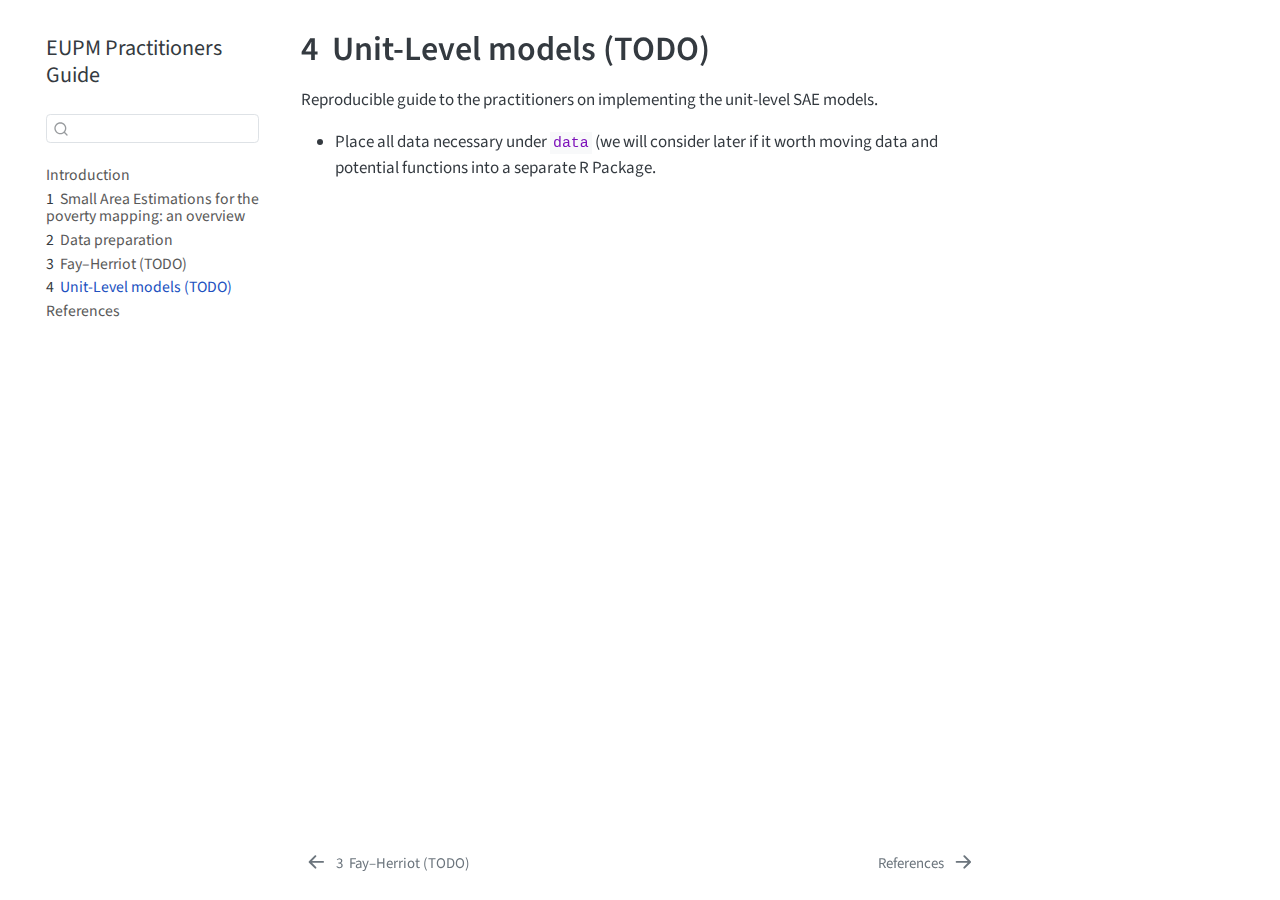
<file: ul.html>
<!DOCTYPE html>
<html xmlns="http://www.w3.org/1999/xhtml" lang="en" xml:lang="en"><head>

<meta charset="utf-8">
<meta name="generator" content="quarto-1.6.32">

<meta name="viewport" content="width=device-width, initial-scale=1.0, user-scalable=yes">


<title>4&nbsp; Unit-Level models (TODO) – EUPM Practitioners Guide</title>
<style>
code{white-space: pre-wrap;}
span.smallcaps{font-variant: small-caps;}
div.columns{display: flex; gap: min(4vw, 1.5em);}
div.column{flex: auto; overflow-x: auto;}
div.hanging-indent{margin-left: 1.5em; text-indent: -1.5em;}
ul.task-list{list-style: none;}
ul.task-list li input[type="checkbox"] {
  width: 0.8em;
  margin: 0 0.8em 0.2em -1em; /* quarto-specific, see https://github.com/quarto-dev/quarto-cli/issues/4556 */ 
  vertical-align: middle;
}
</style>


<script src="site_libs/quarto-nav/quarto-nav.js"></script>
<script src="site_libs/quarto-nav/headroom.min.js"></script>
<script src="site_libs/clipboard/clipboard.min.js"></script>
<script src="site_libs/quarto-search/autocomplete.umd.js"></script>
<script src="site_libs/quarto-search/fuse.min.js"></script>
<script src="site_libs/quarto-search/quarto-search.js"></script>
<meta name="quarto:offset" content="./">
<link href="./references.html" rel="next">
<link href="./fh.html" rel="prev">
<script src="site_libs/quarto-html/quarto.js"></script>
<script src="site_libs/quarto-html/popper.min.js"></script>
<script src="site_libs/quarto-html/tippy.umd.min.js"></script>
<script src="site_libs/quarto-html/anchor.min.js"></script>
<link href="site_libs/quarto-html/tippy.css" rel="stylesheet">
<link href="site_libs/quarto-html/quarto-syntax-highlighting-2486e1f0a3ee9ee1fc393803a1361cdb.css" rel="stylesheet" id="quarto-text-highlighting-styles">
<script src="site_libs/bootstrap/bootstrap.min.js"></script>
<link href="site_libs/bootstrap/bootstrap-icons.css" rel="stylesheet">
<link href="site_libs/bootstrap/bootstrap-f90a1b115807ea56b20e50efb3bb25e2.min.css" rel="stylesheet" append-hash="true" id="quarto-bootstrap" data-mode="light">
<script id="quarto-search-options" type="application/json">{
  "location": "sidebar",
  "copy-button": false,
  "collapse-after": 3,
  "panel-placement": "start",
  "type": "textbox",
  "limit": 50,
  "keyboard-shortcut": [
    "f",
    "/",
    "s"
  ],
  "show-item-context": false,
  "language": {
    "search-no-results-text": "No results",
    "search-matching-documents-text": "matching documents",
    "search-copy-link-title": "Copy link to search",
    "search-hide-matches-text": "Hide additional matches",
    "search-more-match-text": "more match in this document",
    "search-more-matches-text": "more matches in this document",
    "search-clear-button-title": "Clear",
    "search-text-placeholder": "",
    "search-detached-cancel-button-title": "Cancel",
    "search-submit-button-title": "Submit",
    "search-label": "Search"
  }
}</script>


</head>

<body class="nav-sidebar floating">

<div id="quarto-search-results"></div>
  <header id="quarto-header" class="headroom fixed-top">
  <nav class="quarto-secondary-nav">
    <div class="container-fluid d-flex">
      <button type="button" class="quarto-btn-toggle btn" data-bs-toggle="collapse" role="button" data-bs-target=".quarto-sidebar-collapse-item" aria-controls="quarto-sidebar" aria-expanded="false" aria-label="Toggle sidebar navigation" onclick="if (window.quartoToggleHeadroom) { window.quartoToggleHeadroom(); }">
        <i class="bi bi-layout-text-sidebar-reverse"></i>
      </button>
        <nav class="quarto-page-breadcrumbs" aria-label="breadcrumb"><ol class="breadcrumb"><li class="breadcrumb-item"><a href="./ul.html"><span class="chapter-number">4</span>&nbsp; <span class="chapter-title">Unit-Level models (TODO)</span></a></li></ol></nav>
        <a class="flex-grow-1" role="navigation" data-bs-toggle="collapse" data-bs-target=".quarto-sidebar-collapse-item" aria-controls="quarto-sidebar" aria-expanded="false" aria-label="Toggle sidebar navigation" onclick="if (window.quartoToggleHeadroom) { window.quartoToggleHeadroom(); }">      
        </a>
      <button type="button" class="btn quarto-search-button" aria-label="Search" onclick="window.quartoOpenSearch();">
        <i class="bi bi-search"></i>
      </button>
    </div>
  </nav>
</header>
<!-- content -->
<div id="quarto-content" class="quarto-container page-columns page-rows-contents page-layout-article">
<!-- sidebar -->
  <nav id="quarto-sidebar" class="sidebar collapse collapse-horizontal quarto-sidebar-collapse-item sidebar-navigation floating overflow-auto">
    <div class="pt-lg-2 mt-2 text-left sidebar-header">
    <div class="sidebar-title mb-0 py-0">
      <a href="./">EUPM Practitioners Guide</a> 
    </div>
      </div>
        <div class="mt-2 flex-shrink-0 align-items-center">
        <div class="sidebar-search">
        <div id="quarto-search" class="" title="Search"></div>
        </div>
        </div>
    <div class="sidebar-menu-container"> 
    <ul class="list-unstyled mt-1">
        <li class="sidebar-item">
  <div class="sidebar-item-container"> 
  <a href="./index.html" class="sidebar-item-text sidebar-link">
 <span class="menu-text">Introduction</span></a>
  </div>
</li>
        <li class="sidebar-item">
  <div class="sidebar-item-container"> 
  <a href="./intro.html" class="sidebar-item-text sidebar-link">
 <span class="menu-text"><span class="chapter-number">1</span>&nbsp; <span class="chapter-title">Small Area Estimations for the poverty mapping: an overview</span></span></a>
  </div>
</li>
        <li class="sidebar-item">
  <div class="sidebar-item-container"> 
  <a href="./data.html" class="sidebar-item-text sidebar-link">
 <span class="menu-text"><span class="chapter-number">2</span>&nbsp; <span class="chapter-title">Data preparation</span></span></a>
  </div>
</li>
        <li class="sidebar-item">
  <div class="sidebar-item-container"> 
  <a href="./fh.html" class="sidebar-item-text sidebar-link">
 <span class="menu-text"><span class="chapter-number">3</span>&nbsp; <span class="chapter-title">Fay–Herriot (TODO)</span></span></a>
  </div>
</li>
        <li class="sidebar-item">
  <div class="sidebar-item-container"> 
  <a href="./ul.html" class="sidebar-item-text sidebar-link active">
 <span class="menu-text"><span class="chapter-number">4</span>&nbsp; <span class="chapter-title">Unit-Level models (TODO)</span></span></a>
  </div>
</li>
        <li class="sidebar-item">
  <div class="sidebar-item-container"> 
  <a href="./references.html" class="sidebar-item-text sidebar-link">
 <span class="menu-text">References</span></a>
  </div>
</li>
    </ul>
    </div>
</nav>
<div id="quarto-sidebar-glass" class="quarto-sidebar-collapse-item" data-bs-toggle="collapse" data-bs-target=".quarto-sidebar-collapse-item"></div>
<!-- margin-sidebar -->
    <div id="quarto-margin-sidebar" class="sidebar margin-sidebar zindex-bottom">
        
    </div>
<!-- main -->
<main class="content" id="quarto-document-content">

<header id="title-block-header" class="quarto-title-block default">
<div class="quarto-title">
<h1 class="title"><span class="chapter-number">4</span>&nbsp; <span class="chapter-title">Unit-Level models (TODO)</span></h1>
</div>



<div class="quarto-title-meta">

    
  
    
  </div>
  


</header>


<p>Reproducible guide to the practitioners on implementing the unit-level SAE models.</p>
<ul>
<li>Place all data necessary under <code>data</code> (we will consider later if it worth moving data and potential functions into a separate R Package.</li>
</ul>



</main> <!-- /main -->
<script id="quarto-html-after-body" type="application/javascript">
window.document.addEventListener("DOMContentLoaded", function (event) {
  const toggleBodyColorMode = (bsSheetEl) => {
    const mode = bsSheetEl.getAttribute("data-mode");
    const bodyEl = window.document.querySelector("body");
    if (mode === "dark") {
      bodyEl.classList.add("quarto-dark");
      bodyEl.classList.remove("quarto-light");
    } else {
      bodyEl.classList.add("quarto-light");
      bodyEl.classList.remove("quarto-dark");
    }
  }
  const toggleBodyColorPrimary = () => {
    const bsSheetEl = window.document.querySelector("link#quarto-bootstrap");
    if (bsSheetEl) {
      toggleBodyColorMode(bsSheetEl);
    }
  }
  toggleBodyColorPrimary();  
  const icon = "";
  const anchorJS = new window.AnchorJS();
  anchorJS.options = {
    placement: 'right',
    icon: icon
  };
  anchorJS.add('.anchored');
  const isCodeAnnotation = (el) => {
    for (const clz of el.classList) {
      if (clz.startsWith('code-annotation-')) {                     
        return true;
      }
    }
    return false;
  }
  const onCopySuccess = function(e) {
    // button target
    const button = e.trigger;
    // don't keep focus
    button.blur();
    // flash "checked"
    button.classList.add('code-copy-button-checked');
    var currentTitle = button.getAttribute("title");
    button.setAttribute("title", "Copied!");
    let tooltip;
    if (window.bootstrap) {
      button.setAttribute("data-bs-toggle", "tooltip");
      button.setAttribute("data-bs-placement", "left");
      button.setAttribute("data-bs-title", "Copied!");
      tooltip = new bootstrap.Tooltip(button, 
        { trigger: "manual", 
          customClass: "code-copy-button-tooltip",
          offset: [0, -8]});
      tooltip.show();    
    }
    setTimeout(function() {
      if (tooltip) {
        tooltip.hide();
        button.removeAttribute("data-bs-title");
        button.removeAttribute("data-bs-toggle");
        button.removeAttribute("data-bs-placement");
      }
      button.setAttribute("title", currentTitle);
      button.classList.remove('code-copy-button-checked');
    }, 1000);
    // clear code selection
    e.clearSelection();
  }
  const getTextToCopy = function(trigger) {
      const codeEl = trigger.previousElementSibling.cloneNode(true);
      for (const childEl of codeEl.children) {
        if (isCodeAnnotation(childEl)) {
          childEl.remove();
        }
      }
      return codeEl.innerText;
  }
  const clipboard = new window.ClipboardJS('.code-copy-button:not([data-in-quarto-modal])', {
    text: getTextToCopy
  });
  clipboard.on('success', onCopySuccess);
  if (window.document.getElementById('quarto-embedded-source-code-modal')) {
    // For code content inside modals, clipBoardJS needs to be initialized with a container option
    // TODO: Check when it could be a function (https://github.com/zenorocha/clipboard.js/issues/860)
    const clipboardModal = new window.ClipboardJS('.code-copy-button[data-in-quarto-modal]', {
      text: getTextToCopy,
      container: window.document.getElementById('quarto-embedded-source-code-modal')
    });
    clipboardModal.on('success', onCopySuccess);
  }
    var localhostRegex = new RegExp(/^(?:http|https):\/\/localhost\:?[0-9]*\//);
    var mailtoRegex = new RegExp(/^mailto:/);
      var filterRegex = new RegExp('/' + window.location.host + '/');
    var isInternal = (href) => {
        return filterRegex.test(href) || localhostRegex.test(href) || mailtoRegex.test(href);
    }
    // Inspect non-navigation links and adorn them if external
 	var links = window.document.querySelectorAll('a[href]:not(.nav-link):not(.navbar-brand):not(.toc-action):not(.sidebar-link):not(.sidebar-item-toggle):not(.pagination-link):not(.no-external):not([aria-hidden]):not(.dropdown-item):not(.quarto-navigation-tool):not(.about-link)');
    for (var i=0; i<links.length; i++) {
      const link = links[i];
      if (!isInternal(link.href)) {
        // undo the damage that might have been done by quarto-nav.js in the case of
        // links that we want to consider external
        if (link.dataset.originalHref !== undefined) {
          link.href = link.dataset.originalHref;
        }
      }
    }
  function tippyHover(el, contentFn, onTriggerFn, onUntriggerFn) {
    const config = {
      allowHTML: true,
      maxWidth: 500,
      delay: 100,
      arrow: false,
      appendTo: function(el) {
          return el.parentElement;
      },
      interactive: true,
      interactiveBorder: 10,
      theme: 'quarto',
      placement: 'bottom-start',
    };
    if (contentFn) {
      config.content = contentFn;
    }
    if (onTriggerFn) {
      config.onTrigger = onTriggerFn;
    }
    if (onUntriggerFn) {
      config.onUntrigger = onUntriggerFn;
    }
    window.tippy(el, config); 
  }
  const noterefs = window.document.querySelectorAll('a[role="doc-noteref"]');
  for (var i=0; i<noterefs.length; i++) {
    const ref = noterefs[i];
    tippyHover(ref, function() {
      // use id or data attribute instead here
      let href = ref.getAttribute('data-footnote-href') || ref.getAttribute('href');
      try { href = new URL(href).hash; } catch {}
      const id = href.replace(/^#\/?/, "");
      const note = window.document.getElementById(id);
      if (note) {
        return note.innerHTML;
      } else {
        return "";
      }
    });
  }
  const xrefs = window.document.querySelectorAll('a.quarto-xref');
  const processXRef = (id, note) => {
    // Strip column container classes
    const stripColumnClz = (el) => {
      el.classList.remove("page-full", "page-columns");
      if (el.children) {
        for (const child of el.children) {
          stripColumnClz(child);
        }
      }
    }
    stripColumnClz(note)
    if (id === null || id.startsWith('sec-')) {
      // Special case sections, only their first couple elements
      const container = document.createElement("div");
      if (note.children && note.children.length > 2) {
        container.appendChild(note.children[0].cloneNode(true));
        for (let i = 1; i < note.children.length; i++) {
          const child = note.children[i];
          if (child.tagName === "P" && child.innerText === "") {
            continue;
          } else {
            container.appendChild(child.cloneNode(true));
            break;
          }
        }
        if (window.Quarto?.typesetMath) {
          window.Quarto.typesetMath(container);
        }
        return container.innerHTML
      } else {
        if (window.Quarto?.typesetMath) {
          window.Quarto.typesetMath(note);
        }
        return note.innerHTML;
      }
    } else {
      // Remove any anchor links if they are present
      const anchorLink = note.querySelector('a.anchorjs-link');
      if (anchorLink) {
        anchorLink.remove();
      }
      if (window.Quarto?.typesetMath) {
        window.Quarto.typesetMath(note);
      }
      // TODO in 1.5, we should make sure this works without a callout special case
      if (note.classList.contains("callout")) {
        return note.outerHTML;
      } else {
        return note.innerHTML;
      }
    }
  }
  for (var i=0; i<xrefs.length; i++) {
    const xref = xrefs[i];
    tippyHover(xref, undefined, function(instance) {
      instance.disable();
      let url = xref.getAttribute('href');
      let hash = undefined; 
      if (url.startsWith('#')) {
        hash = url;
      } else {
        try { hash = new URL(url).hash; } catch {}
      }
      if (hash) {
        const id = hash.replace(/^#\/?/, "");
        const note = window.document.getElementById(id);
        if (note !== null) {
          try {
            const html = processXRef(id, note.cloneNode(true));
            instance.setContent(html);
          } finally {
            instance.enable();
            instance.show();
          }
        } else {
          // See if we can fetch this
          fetch(url.split('#')[0])
          .then(res => res.text())
          .then(html => {
            const parser = new DOMParser();
            const htmlDoc = parser.parseFromString(html, "text/html");
            const note = htmlDoc.getElementById(id);
            if (note !== null) {
              const html = processXRef(id, note);
              instance.setContent(html);
            } 
          }).finally(() => {
            instance.enable();
            instance.show();
          });
        }
      } else {
        // See if we can fetch a full url (with no hash to target)
        // This is a special case and we should probably do some content thinning / targeting
        fetch(url)
        .then(res => res.text())
        .then(html => {
          const parser = new DOMParser();
          const htmlDoc = parser.parseFromString(html, "text/html");
          const note = htmlDoc.querySelector('main.content');
          if (note !== null) {
            // This should only happen for chapter cross references
            // (since there is no id in the URL)
            // remove the first header
            if (note.children.length > 0 && note.children[0].tagName === "HEADER") {
              note.children[0].remove();
            }
            const html = processXRef(null, note);
            instance.setContent(html);
          } 
        }).finally(() => {
          instance.enable();
          instance.show();
        });
      }
    }, function(instance) {
    });
  }
      let selectedAnnoteEl;
      const selectorForAnnotation = ( cell, annotation) => {
        let cellAttr = 'data-code-cell="' + cell + '"';
        let lineAttr = 'data-code-annotation="' +  annotation + '"';
        const selector = 'span[' + cellAttr + '][' + lineAttr + ']';
        return selector;
      }
      const selectCodeLines = (annoteEl) => {
        const doc = window.document;
        const targetCell = annoteEl.getAttribute("data-target-cell");
        const targetAnnotation = annoteEl.getAttribute("data-target-annotation");
        const annoteSpan = window.document.querySelector(selectorForAnnotation(targetCell, targetAnnotation));
        const lines = annoteSpan.getAttribute("data-code-lines").split(",");
        const lineIds = lines.map((line) => {
          return targetCell + "-" + line;
        })
        let top = null;
        let height = null;
        let parent = null;
        if (lineIds.length > 0) {
            //compute the position of the single el (top and bottom and make a div)
            const el = window.document.getElementById(lineIds[0]);
            top = el.offsetTop;
            height = el.offsetHeight;
            parent = el.parentElement.parentElement;
          if (lineIds.length > 1) {
            const lastEl = window.document.getElementById(lineIds[lineIds.length - 1]);
            const bottom = lastEl.offsetTop + lastEl.offsetHeight;
            height = bottom - top;
          }
          if (top !== null && height !== null && parent !== null) {
            // cook up a div (if necessary) and position it 
            let div = window.document.getElementById("code-annotation-line-highlight");
            if (div === null) {
              div = window.document.createElement("div");
              div.setAttribute("id", "code-annotation-line-highlight");
              div.style.position = 'absolute';
              parent.appendChild(div);
            }
            div.style.top = top - 2 + "px";
            div.style.height = height + 4 + "px";
            div.style.left = 0;
            let gutterDiv = window.document.getElementById("code-annotation-line-highlight-gutter");
            if (gutterDiv === null) {
              gutterDiv = window.document.createElement("div");
              gutterDiv.setAttribute("id", "code-annotation-line-highlight-gutter");
              gutterDiv.style.position = 'absolute';
              const codeCell = window.document.getElementById(targetCell);
              const gutter = codeCell.querySelector('.code-annotation-gutter');
              gutter.appendChild(gutterDiv);
            }
            gutterDiv.style.top = top - 2 + "px";
            gutterDiv.style.height = height + 4 + "px";
          }
          selectedAnnoteEl = annoteEl;
        }
      };
      const unselectCodeLines = () => {
        const elementsIds = ["code-annotation-line-highlight", "code-annotation-line-highlight-gutter"];
        elementsIds.forEach((elId) => {
          const div = window.document.getElementById(elId);
          if (div) {
            div.remove();
          }
        });
        selectedAnnoteEl = undefined;
      };
        // Handle positioning of the toggle
    window.addEventListener(
      "resize",
      throttle(() => {
        elRect = undefined;
        if (selectedAnnoteEl) {
          selectCodeLines(selectedAnnoteEl);
        }
      }, 10)
    );
    function throttle(fn, ms) {
    let throttle = false;
    let timer;
      return (...args) => {
        if(!throttle) { // first call gets through
            fn.apply(this, args);
            throttle = true;
        } else { // all the others get throttled
            if(timer) clearTimeout(timer); // cancel #2
            timer = setTimeout(() => {
              fn.apply(this, args);
              timer = throttle = false;
            }, ms);
        }
      };
    }
      // Attach click handler to the DT
      const annoteDls = window.document.querySelectorAll('dt[data-target-cell]');
      for (const annoteDlNode of annoteDls) {
        annoteDlNode.addEventListener('click', (event) => {
          const clickedEl = event.target;
          if (clickedEl !== selectedAnnoteEl) {
            unselectCodeLines();
            const activeEl = window.document.querySelector('dt[data-target-cell].code-annotation-active');
            if (activeEl) {
              activeEl.classList.remove('code-annotation-active');
            }
            selectCodeLines(clickedEl);
            clickedEl.classList.add('code-annotation-active');
          } else {
            // Unselect the line
            unselectCodeLines();
            clickedEl.classList.remove('code-annotation-active');
          }
        });
      }
  const findCites = (el) => {
    const parentEl = el.parentElement;
    if (parentEl) {
      const cites = parentEl.dataset.cites;
      if (cites) {
        return {
          el,
          cites: cites.split(' ')
        };
      } else {
        return findCites(el.parentElement)
      }
    } else {
      return undefined;
    }
  };
  var bibliorefs = window.document.querySelectorAll('a[role="doc-biblioref"]');
  for (var i=0; i<bibliorefs.length; i++) {
    const ref = bibliorefs[i];
    const citeInfo = findCites(ref);
    if (citeInfo) {
      tippyHover(citeInfo.el, function() {
        var popup = window.document.createElement('div');
        citeInfo.cites.forEach(function(cite) {
          var citeDiv = window.document.createElement('div');
          citeDiv.classList.add('hanging-indent');
          citeDiv.classList.add('csl-entry');
          var biblioDiv = window.document.getElementById('ref-' + cite);
          if (biblioDiv) {
            citeDiv.innerHTML = biblioDiv.innerHTML;
          }
          popup.appendChild(citeDiv);
        });
        return popup.innerHTML;
      });
    }
  }
});
</script>
<nav class="page-navigation">
  <div class="nav-page nav-page-previous">
      <a href="./fh.html" class="pagination-link" aria-label="Fay–Herriot (TODO)">
        <i class="bi bi-arrow-left-short"></i> <span class="nav-page-text"><span class="chapter-number">3</span>&nbsp; <span class="chapter-title">Fay–Herriot (TODO)</span></span>
      </a>          
  </div>
  <div class="nav-page nav-page-next">
      <a href="./references.html" class="pagination-link" aria-label="References">
        <span class="nav-page-text">References</span> <i class="bi bi-arrow-right-short"></i>
      </a>
  </div>
</nav>
</div> <!-- /content -->




</body></html>
</file>
<file: site_libs/quarto-html/tippy.css>
.tippy-box[data-animation=fade][data-state=hidden]{opacity:0}[data-tippy-root]{max-width:calc(100vw - 10px)}.tippy-box{position:relative;background-color:#333;color:#fff;border-radius:4px;font-size:14px;line-height:1.4;white-space:normal;outline:0;transition-property:transform,visibility,opacity}.tippy-box[data-placement^=top]>.tippy-arrow{bottom:0}.tippy-box[data-placement^=top]>.tippy-arrow:before{bottom:-7px;left:0;border-width:8px 8px 0;border-top-color:initial;transform-origin:center top}.tippy-box[data-placement^=bottom]>.tippy-arrow{top:0}.tippy-box[data-placement^=bottom]>.tippy-arrow:before{top:-7px;left:0;border-width:0 8px 8px;border-bottom-color:initial;transform-origin:center bottom}.tippy-box[data-placement^=left]>.tippy-arrow{right:0}.tippy-box[data-placement^=left]>.tippy-arrow:before{border-width:8px 0 8px 8px;border-left-color:initial;right:-7px;transform-origin:center left}.tippy-box[data-placement^=right]>.tippy-arrow{left:0}.tippy-box[data-placement^=right]>.tippy-arrow:before{left:-7px;border-width:8px 8px 8px 0;border-right-color:initial;transform-origin:center right}.tippy-box[data-inertia][data-state=visible]{transition-timing-function:cubic-bezier(.54,1.5,.38,1.11)}.tippy-arrow{width:16px;height:16px;color:#333}.tippy-arrow:before{content:"";position:absolute;border-color:transparent;border-style:solid}.tippy-content{position:relative;padding:5px 9px;z-index:1}
</file>
<file: site_libs/quarto-html/quarto-syntax-highlighting-de84f8d6bb715db06a919283c2d1e787.css>
/* quarto syntax highlight colors */
:root {
  --quarto-hl-al-color: #ff5555;
  --quarto-hl-an-color: #6a737d;
  --quarto-hl-at-color: #d73a49;
  --quarto-hl-bn-color: #005cc5;
  --quarto-hl-bu-color: #d73a49;
  --quarto-hl-ch-color: #032f62;
  --quarto-hl-co-color: #6a737d;
  --quarto-hl-cv-color: #6a737d;
  --quarto-hl-cn-color: #005cc5;
  --quarto-hl-cf-color: #d73a49;
  --quarto-hl-dt-color: #d73a49;
  --quarto-hl-dv-color: #005cc5;
  --quarto-hl-do-color: #6a737d;
  --quarto-hl-er-color: #ff5555;
  --quarto-hl-ex-color: #d73a49;
  --quarto-hl-fl-color: #005cc5;
  --quarto-hl-fu-color: #6f42c1;
  --quarto-hl-im-color: #032f62;
  --quarto-hl-in-color: #6a737d;
  --quarto-hl-kw-color: #d73a49;
  --quarto-hl-op-color: #24292e;
  --quarto-hl-pp-color: #d73a49;
  --quarto-hl-re-color: #6a737d;
  --quarto-hl-sc-color: #005cc5;
  --quarto-hl-ss-color: #032f62;
  --quarto-hl-st-color: #032f62;
  --quarto-hl-va-color: #e36209;
  --quarto-hl-vs-color: #032f62;
  --quarto-hl-wa-color: #ff5555;
}

/* other quarto variables */
:root {
  --quarto-font-monospace: SFMono-Regular, Menlo, Monaco, Consolas, "Liberation Mono", "Courier New", monospace;
}

code span.al {
  font-weight: bold;
  color: #ff5555;
}

code span.an {
  color: #6a737d;
}

code span.at {
  color: #d73a49;
}

code span.bn {
  color: #005cc5;
}

code span.bu {
  color: #d73a49;
}

code span.ch {
  color: #032f62;
}

code span.co {
  color: #6a737d;
}

code span.cv {
  color: #6a737d;
}

code span.cn {
  color: #005cc5;
}

code span.cf {
  color: #d73a49;
}

code span.dt {
  color: #d73a49;
}

code span.dv {
  color: #005cc5;
}

code span.do {
  color: #6a737d;
}

code span.er {
  color: #ff5555;
  text-decoration: underline;
}

code span.ex {
  font-weight: bold;
  color: #d73a49;
}

code span.fl {
  color: #005cc5;
}

code span.fu {
  color: #6f42c1;
}

code span.im {
  color: #032f62;
}

code span.in {
  color: #6a737d;
}

code span.kw {
  color: #d73a49;
}

pre > code.sourceCode > span {
  color: #24292e;
}

code span {
  color: #24292e;
}

code.sourceCode > span {
  color: #24292e;
}

div.sourceCode,
div.sourceCode pre.sourceCode {
  color: #24292e;
}

code span.op {
  color: #24292e;
}

code span.pp {
  color: #d73a49;
}

code span.re {
  color: #6a737d;
}

code span.sc {
  color: #005cc5;
}

code span.ss {
  color: #032f62;
}

code span.st {
  color: #032f62;
}

code span.va {
  color: #e36209;
}

code span.vs {
  color: #032f62;
}

code span.wa {
  color: #ff5555;
}

.prevent-inlining {
  content: "</";
}

/*# sourceMappingURL=5958b9b1823138480980a6d9d826fad2.css.map */
</file>
<file: site_libs/quarto-html/quarto-syntax-highlighting-2486e1f0a3ee9ee1fc393803a1361cdb.css>
/* quarto syntax highlight colors */
:root {
  --quarto-hl-ot-color: #003B4F;
  --quarto-hl-at-color: #657422;
  --quarto-hl-ss-color: #20794D;
  --quarto-hl-an-color: #5E5E5E;
  --quarto-hl-fu-color: #4758AB;
  --quarto-hl-st-color: #20794D;
  --quarto-hl-cf-color: #003B4F;
  --quarto-hl-op-color: #5E5E5E;
  --quarto-hl-er-color: #AD0000;
  --quarto-hl-bn-color: #AD0000;
  --quarto-hl-al-color: #AD0000;
  --quarto-hl-va-color: #111111;
  --quarto-hl-bu-color: inherit;
  --quarto-hl-ex-color: inherit;
  --quarto-hl-pp-color: #AD0000;
  --quarto-hl-in-color: #5E5E5E;
  --quarto-hl-vs-color: #20794D;
  --quarto-hl-wa-color: #5E5E5E;
  --quarto-hl-do-color: #5E5E5E;
  --quarto-hl-im-color: #00769E;
  --quarto-hl-ch-color: #20794D;
  --quarto-hl-dt-color: #AD0000;
  --quarto-hl-fl-color: #AD0000;
  --quarto-hl-co-color: #5E5E5E;
  --quarto-hl-cv-color: #5E5E5E;
  --quarto-hl-cn-color: #8f5902;
  --quarto-hl-sc-color: #5E5E5E;
  --quarto-hl-dv-color: #AD0000;
  --quarto-hl-kw-color: #003B4F;
}

/* other quarto variables */
:root {
  --quarto-font-monospace: SFMono-Regular, Menlo, Monaco, Consolas, "Liberation Mono", "Courier New", monospace;
}

pre > code.sourceCode > span {
  color: #003B4F;
}

code span {
  color: #003B4F;
}

code.sourceCode > span {
  color: #003B4F;
}

div.sourceCode,
div.sourceCode pre.sourceCode {
  color: #003B4F;
}

code span.ot {
  color: #003B4F;
  font-style: inherit;
}

code span.at {
  color: #657422;
  font-style: inherit;
}

code span.ss {
  color: #20794D;
  font-style: inherit;
}

code span.an {
  color: #5E5E5E;
  font-style: inherit;
}

code span.fu {
  color: #4758AB;
  font-style: inherit;
}

code span.st {
  color: #20794D;
  font-style: inherit;
}

code span.cf {
  color: #003B4F;
  font-weight: bold;
  font-style: inherit;
}

code span.op {
  color: #5E5E5E;
  font-style: inherit;
}

code span.er {
  color: #AD0000;
  font-style: inherit;
}

code span.bn {
  color: #AD0000;
  font-style: inherit;
}

code span.al {
  color: #AD0000;
  font-style: inherit;
}

code span.va {
  color: #111111;
  font-style: inherit;
}

code span.bu {
  font-style: inherit;
}

code span.ex {
  font-style: inherit;
}

code span.pp {
  color: #AD0000;
  font-style: inherit;
}

code span.in {
  color: #5E5E5E;
  font-style: inherit;
}

code span.vs {
  color: #20794D;
  font-style: inherit;
}

code span.wa {
  color: #5E5E5E;
  font-style: italic;
}

code span.do {
  color: #5E5E5E;
  font-style: italic;
}

code span.im {
  color: #00769E;
  font-style: inherit;
}

code span.ch {
  color: #20794D;
  font-style: inherit;
}

code span.dt {
  color: #AD0000;
  font-style: inherit;
}

code span.fl {
  color: #AD0000;
  font-style: inherit;
}

code span.co {
  color: #5E5E5E;
  font-style: inherit;
}

code span.cv {
  color: #5E5E5E;
  font-style: italic;
}

code span.cn {
  color: #8f5902;
  font-style: inherit;
}

code span.sc {
  color: #5E5E5E;
  font-style: inherit;
}

code span.dv {
  color: #AD0000;
  font-style: inherit;
}

code span.kw {
  color: #003B4F;
  font-weight: bold;
  font-style: inherit;
}

.prevent-inlining {
  content: "</";
}

/*# sourceMappingURL=b94514f873b6ebc3b38fab26346a7c13.css.map */
</file>
